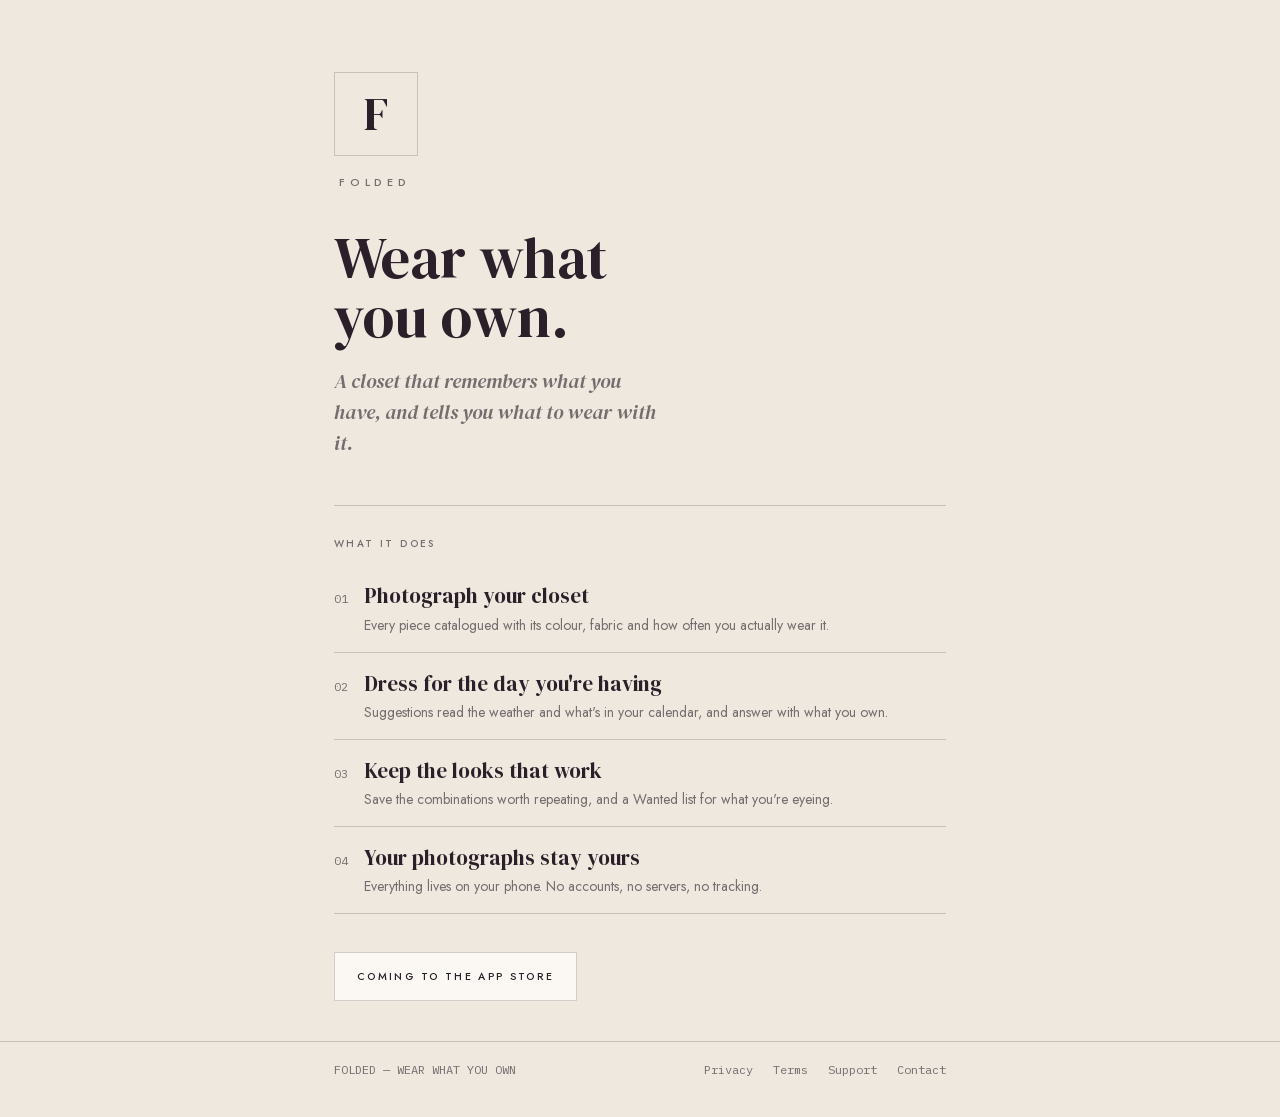
<file: index.html>
<!doctype html>
<html lang="en">
<head>
<meta charset="utf-8" />
<meta http-equiv="Content-Security-Policy" content="default-src 'self'; script-src 'none'; style-src 'self' 'unsafe-inline'; img-src 'self' data:; font-src 'self'; connect-src 'none'; object-src 'none'; base-uri 'self'; form-action 'none'" />
<meta name="referrer" content="strict-origin-when-cross-origin" />
<meta name="viewport" content="width=device-width, initial-scale=1" />
<title>Folded — wear what you own</title>
<meta name="description" content="A closet that remembers what you own, and tells you what to wear with it. An iPhone wardrobe that keeps your photographs on your phone." />
<meta property="og:title" content="Folded — wear what you own" />
<meta property="og:description" content="A closet that remembers what you own, and tells you what to wear with it." />
<meta property="og:type" content="website" />
<link rel="icon" href="/icon.png" />
<link rel="apple-touch-icon" href="/icon.png" />
<link rel="stylesheet" href="/fonts/fonts.css" />
<style>
  :root { --bg:#EFE8DF; --surf:#FBF8F3; --ink:#2B2029; --muted:rgba(43,32,41,.62); --line:rgba(43,32,41,.2); --acc:#B23A5E; }
  * { box-sizing: border-box; }
  body { margin:0; background:var(--bg); color:var(--ink); font:400 16px/1.7 Jost, system-ui, sans-serif;
         min-height:100vh; display:flex; flex-direction:column; }
  .wrap { flex:1; max-width:660px; width:100%; margin:0 auto; padding:72px 24px 40px; }
  .mark { width:84px; height:84px; border:1px solid var(--line); display:flex; align-items:center; justify-content:center; }
  .mark span { font:400 46px/1 "DM Serif Display", Georgia, serif; }
  .brand { font:500 11px Jost, sans-serif; letter-spacing:.44em; padding-left:.44em; color:var(--muted); margin-top:18px; }
  h1 { font:400 clamp(38px, 9vw, 58px)/1.02 "DM Serif Display", Georgia, serif; margin:38px 0 0; }
  .lede { font:400 italic 20px/1.55 "DM Serif Display", Georgia, serif; color:var(--muted); margin:20px 0 0; max-width:30ch; }
  .rule { border-top:1px solid var(--line); margin:46px 0 0; }
  h2 { font:500 10px Jost, sans-serif; letter-spacing:.24em; color:var(--muted); margin:30px 0 14px; }
  ul { list-style:none; margin:0; padding:0; }
  li { border-bottom:1px solid var(--line); padding:16px 0; display:flex; gap:16px; align-items:baseline; }
  li .n { font:400 12px "IBM Plex Mono", monospace; color:var(--muted); flex:none; }
  li .t { font:400 21px "DM Serif Display", Georgia, serif; }
  li .d { font:400 14px/1.5 Jost, sans-serif; color:var(--muted); margin-top:3px; }
  .soon { display:inline-block; margin-top:38px; border:1px solid var(--line); background:var(--surf);
          padding:16px 22px; font:500 10.5px Jost, sans-serif; letter-spacing:.22em; color:var(--ink); }
  footer { border-top:1px solid var(--line); }
  .finner { max-width:660px; margin:0 auto; padding:20px 24px 40px; display:flex; flex-wrap:wrap; gap:6px 20px;
            font:400 12px "IBM Plex Mono", monospace; color:var(--muted); }
  a { color:var(--acc); text-decoration:none; }
  footer a { color:var(--muted); }
  .sp { flex:1; }
</style>
</head>
<body>
<div class="wrap">
  <div class="mark"><span>F</span></div>
  <div class="brand">FOLDED</div>

  <h1>Wear what<br />you own.</h1>
  <p class="lede">A closet that remembers what you have, and tells you what to wear with it.</p>

  <div class="rule"></div>

  <h2>WHAT IT DOES</h2>
  <ul>
    <li><span class="n">01</span><span><span class="t">Photograph your closet</span><div class="d">Every piece catalogued with its colour, fabric and how often you actually wear it.</div></span></li>
    <li><span class="n">02</span><span><span class="t">Dress for the day you're having</span><div class="d">Suggestions read the weather and what's in your calendar, and answer with what you own.</div></span></li>
    <li><span class="n">03</span><span><span class="t">Keep the looks that work</span><div class="d">Save the combinations worth repeating, and a Wanted list for what you're eyeing.</div></span></li>
    <li><span class="n">04</span><span><span class="t">Your photographs stay yours</span><div class="d">Everything lives on your phone. No accounts, no servers, no tracking.</div></span></li>
  </ul>

  <div class="soon">COMING TO THE APP STORE</div>
</div>

<footer>
  <div class="finner">
    <span>FOLDED — WEAR WHAT YOU OWN</span>
    <span class="sp"></span>
    <a href="./privacy/">Privacy</a>
    <a href="./terms/">Terms</a>
    <a href="./support/">Support</a>
    <a href="mailto:hello@folded.style">Contact</a>
  </div>
</footer>
</body>
</html>
</file>
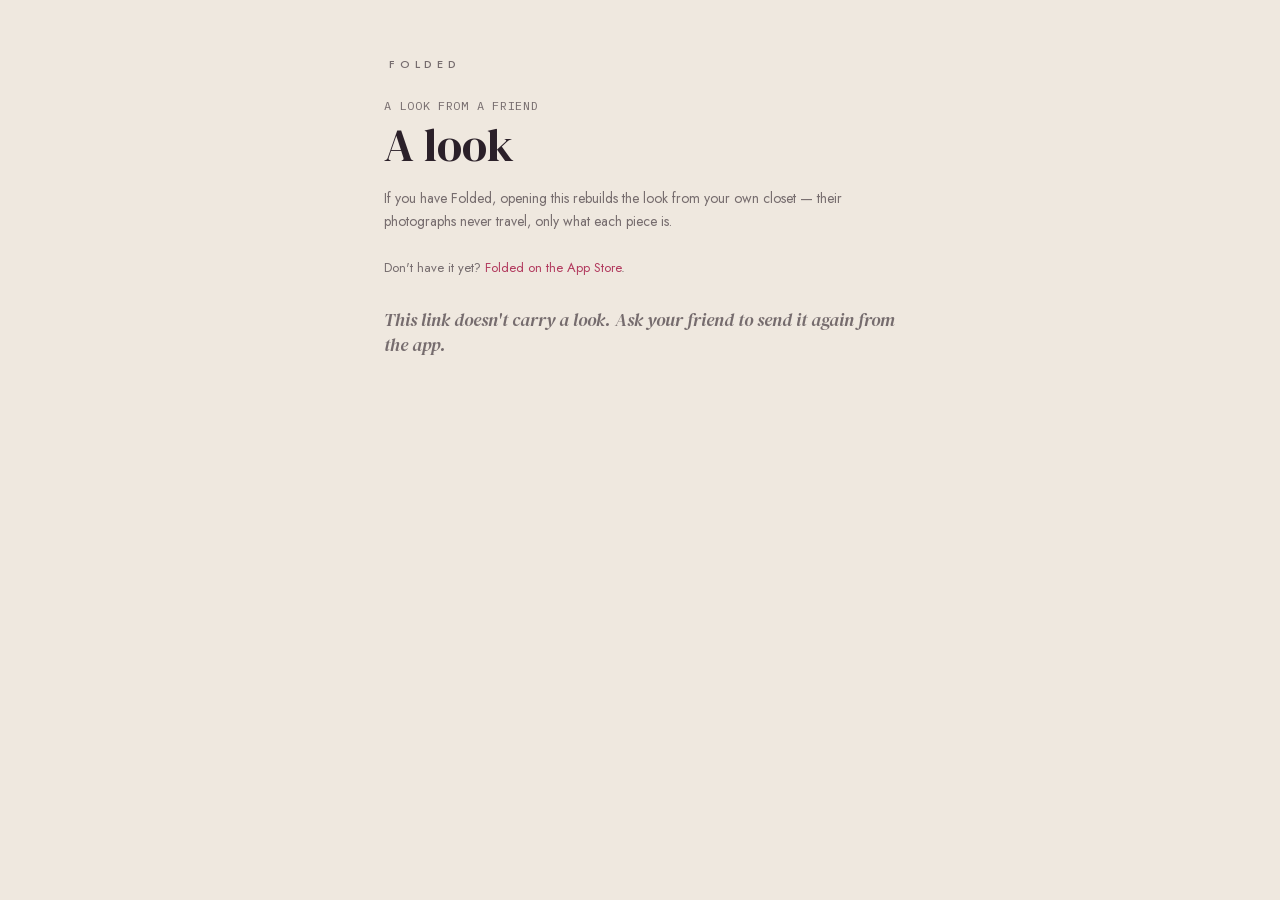
<file: look/index.html>
<!doctype html>
<html lang="en">
<head>
<meta charset="utf-8" />
<meta http-equiv="Content-Security-Policy" content="default-src 'self'; script-src 'unsafe-inline'; style-src 'self' 'unsafe-inline'; img-src 'self' data:; font-src 'self'; connect-src 'none'; object-src 'none'; base-uri 'self'; form-action 'none'" />
<meta name="referrer" content="no-referrer" />
<meta name="viewport" content="width=device-width, initial-scale=1" />
<title>A look from Folded</title>
<meta property="og:title" content="A look from Folded" />
<meta property="og:description" content="Open it in Folded and it's rebuilt from your own closet." />
<meta property="og:site_name" content="Folded" />
<link rel="icon" href="/icon.png" />
<link rel="apple-touch-icon" href="/icon.png" />
<meta name="robots" content="noindex" />
<link rel="stylesheet" href="/fonts/fonts.css" />
<style>
  :root { --bg:#EFE8DF; --surf:#FBF8F3; --ink:#2B2029; --muted:rgba(43,32,41,.62); --line:rgba(43,32,41,.2); --acc:#B23A5E; }
  * { box-sizing: border-box; }
  [hidden] { display: none !important; }
  body { margin:0; background:var(--bg); color:var(--ink); font:400 16px/1.7 Jost, system-ui, sans-serif; min-height:100vh; display:flex; flex-direction:column; }
  .wrap { flex:1; max-width:560px; width:100%; margin:0 auto; padding:56px 24px 40px; }
  .brand { font:500 11px Jost, sans-serif; letter-spacing:.44em; padding-left:.44em; color:var(--muted); }
  .from { font:400 12px "IBM Plex Mono", monospace; color:var(--muted); margin-top:26px; letter-spacing:.06em; }
  h1 { font:400 clamp(34px, 8vw, 46px)/1.05 "DM Serif Display", Georgia, serif; margin:8px 0 0; }
  ul { list-style:none; margin:26px 0 0; padding:0; border:1px solid var(--line); background:var(--surf); }
  li { border-bottom:1px solid var(--line); padding:14px 16px; display:flex; gap:14px; align-items:center; }
  li:last-child { border-bottom:0; }
  .sw { width:34px; height:44px; border:1px solid var(--line); flex:none; }
  .k { font:500 9px Jost, sans-serif; letter-spacing:.2em; color:var(--muted); }
  .t { font:400 19px "DM Serif Display", Georgia, serif; margin-top:2px; }
  .d { font:400 12px Jost, sans-serif; color:var(--muted); letter-spacing:.08em; margin-top:2px; text-transform:uppercase; }
  .open { display:block; margin-top:28px; background:var(--ink); color:var(--bg); text-align:center; padding:17px; font:500 10.5px Jost, sans-serif; letter-spacing:.22em; }
  .note { font:400 14px/1.6 Jost, sans-serif; color:var(--muted); margin:18px 0 0; }
  .stuck { font:400 14px/1.6 Jost, sans-serif; color:var(--acc); margin:14px 0 0; }
  .get { font:400 13px Jost, sans-serif; color:var(--muted); margin-top:26px; }
  a { color:var(--acc); text-decoration:none; }
  .empty { font:400 italic 18px "DM Serif Display", Georgia, serif; color:var(--muted); margin-top:30px; }
</style>
</head>
<body>
<div class="wrap">
  <div class="brand">FOLDED</div>
  <div class="from" id="from">A LOOK FROM A FRIEND</div>
  <h1 id="title">A look</h1>
  <ul id="pieces"></ul>
  <a class="open" id="open" href="#">OPEN IN FOLDED</a>
  <p class="stuck" id="stuck" hidden>Nothing happened? This needs Folded 1.1 or newer. Update it, then tap again.</p>
  <p class="note">If you have Folded, opening this rebuilds the look from your own closet — their photographs never travel, only what each piece is.</p>
  <p class="get">Don't have it yet? <a href="https://apps.apple.com/app/folded-wear-what-you-own/id6812644589">Folded on the App Store</a>.</p>
  <p class="empty" id="empty" hidden>This link doesn't carry a look. Ask your friend to send it again from the app.</p>
</div>
<script>
(function () {
  var CAT = { t: "Top", b: "Bottom", d: "Dress", s: "Shoes", a: "Accessory", w: "Swim" };
  function unb64url(str) { var pad = str.length % 4 ? "=".repeat(4 - (str.length % 4)) : ""; return decodeURIComponent(escape(atob(str.replace(/-/g, "+").replace(/_/g, "/") + pad))); }
  // ?l=… is the current form; #… is what early builds sent, still accepted
  var m = /[?&]l=([A-Za-z0-9_-]+)/.exec(location.search) || /^#([A-Za-z0-9_-]+)$/.exec(location.hash || "");
  var raw = m ? m[1] : "", data = null;
  try { data = raw ? JSON.parse(unb64url(raw)) : null; } catch (e) { data = null; }
  var esc = function (t) { return String(t || "").replace(/[&<>"]/g, function (c) { return { "&": "&amp;", "<": "&lt;", ">": "&gt;", '"': "&quot;" }[c]; }); };
  if (!data || data.v !== 1 || !Array.isArray(data.p)) { document.getElementById("empty").hidden = false; document.getElementById("pieces").hidden = true; document.getElementById("open").hidden = true; return; }
  document.getElementById("title").textContent = data.t || "A look";
  document.getElementById("from").textContent = (data.u ? data.u.toUpperCase() + "’S LOOK" : "A LOOK FROM A FRIEND") + " · " + data.p.length + " PIECES";
  document.getElementById("pieces").innerHTML = data.p.map(function (p) {
    var hex = /^#[0-9a-f]{6}$/i.test(p.h) ? p.h : "#C7C2BB";
    return '<li><span class="sw" style="background:' + hex + '"></span><span><div class="k">' + esc(CAT[p.c] || "Piece") + '</div><div class="t">' + esc(p.n) + '</div><div class="d">' + esc([p.f].concat(p.g || []).filter(Boolean).join(" · ")) + '</div></span></li>';
  }).join("");
  // the app accepts both forms; # keeps the button working on builds that
  // only knew the fragment (iMessage only mangles fragments in message text)
  var open = document.getElementById("open");
  open.href = "folded://look#" + raw;
  // If the tap opened Folded, this page goes into the background. If it is
  // still showing a moment later, no installed app claimed the link: say so.
  // (Visibility only — Safari's own alerts take focus but leave the page
  // showing, and a slow "Open?" decision still hides the note once it opens.)
  var stuck = document.getElementById("stuck");
  document.addEventListener("visibilitychange", function () { if (document.hidden) stuck.hidden = true; });
  window.addEventListener("pagehide", function () { stuck.hidden = true; });
  open.addEventListener("click", function () {
    setTimeout(function () { if (!document.hidden) stuck.hidden = false; }, 2500);
  });
})();
</script>
</body>
</html>
</file>
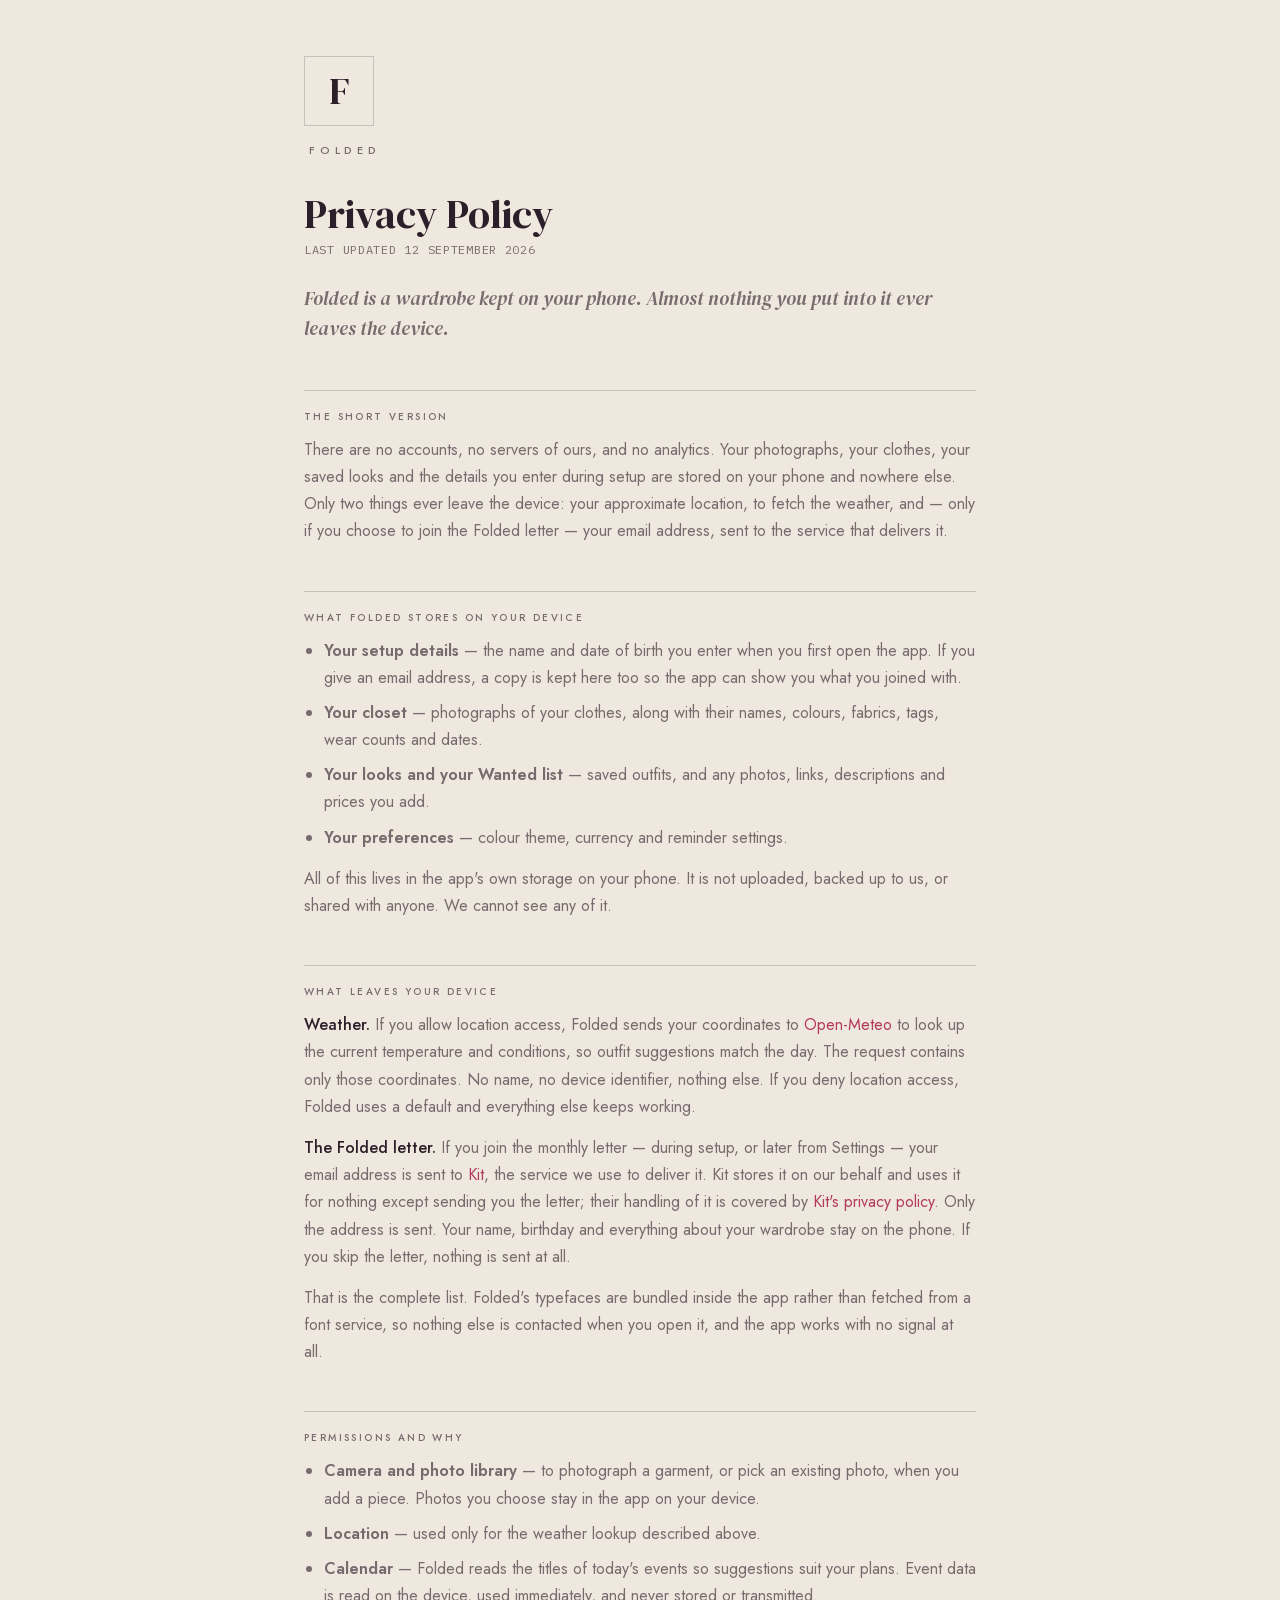
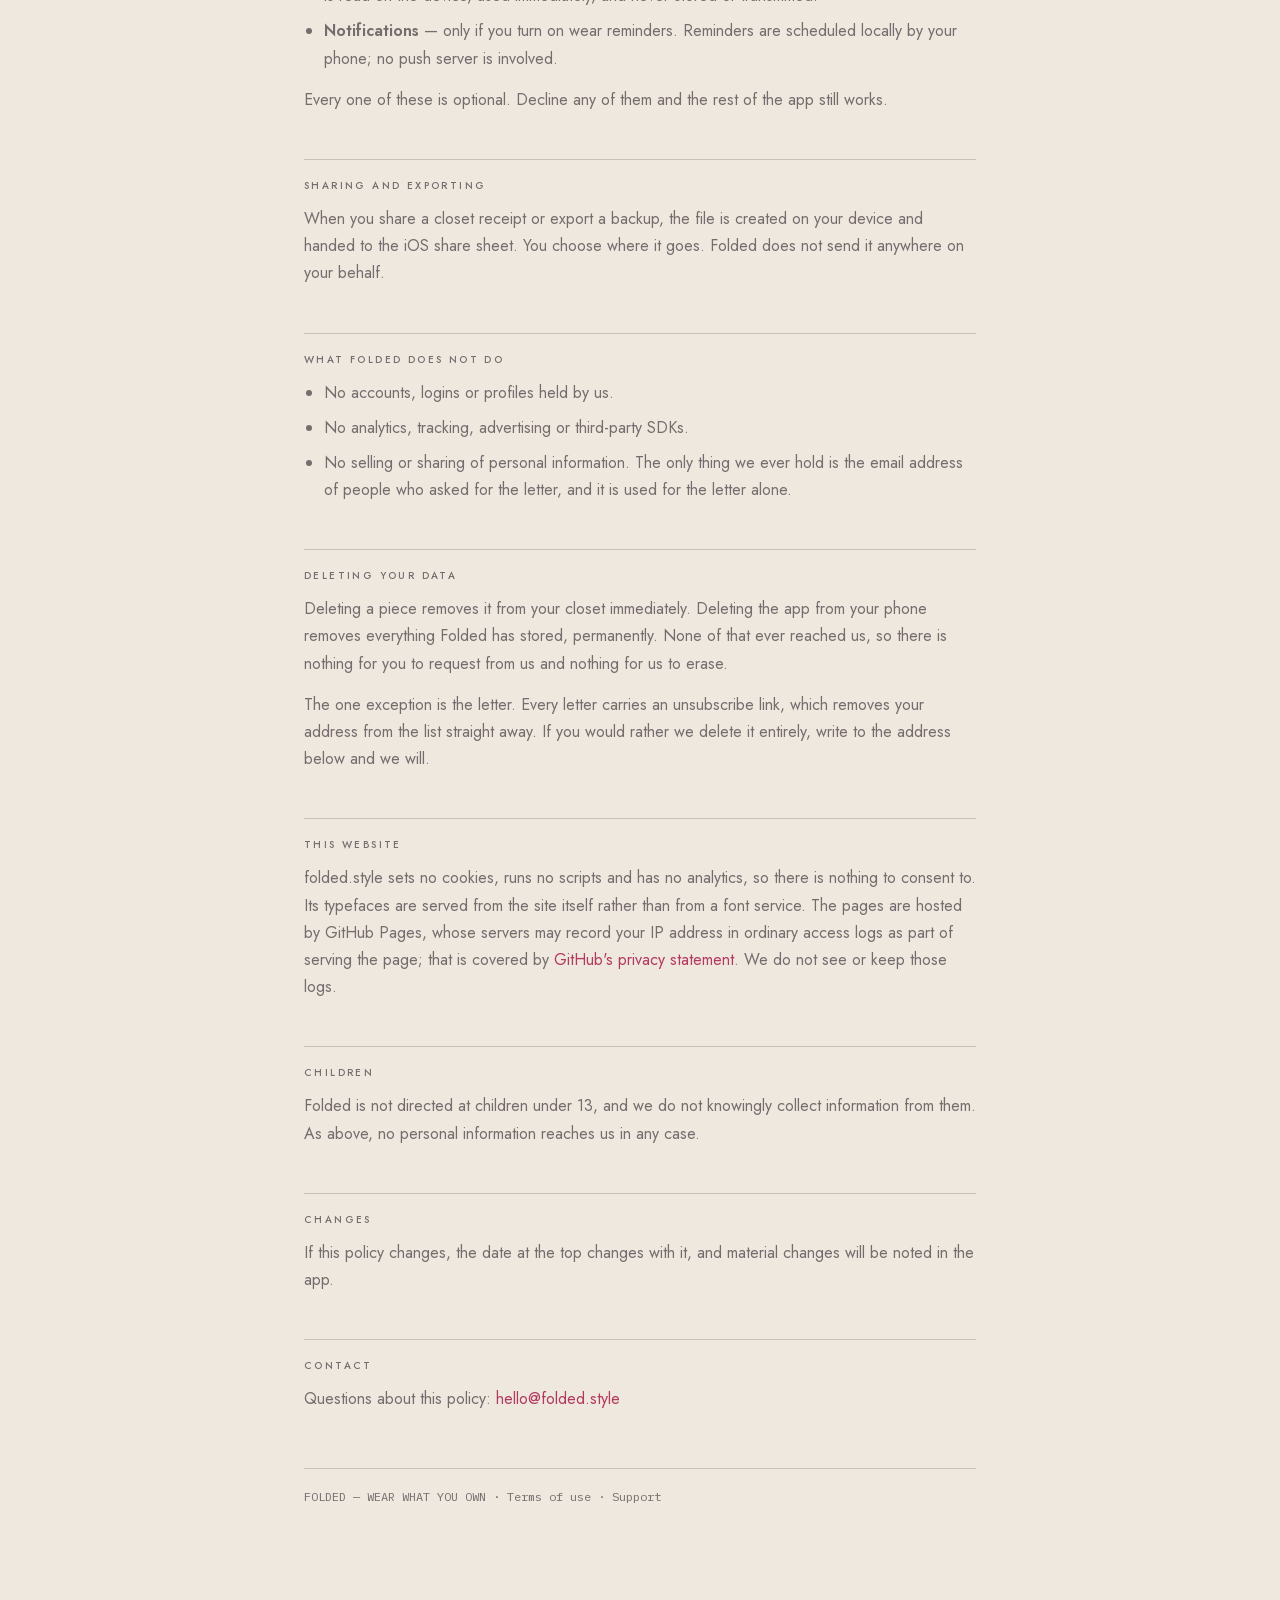
<file: privacy/index.html>
<!doctype html>
<html lang="en">
<head>
<meta charset="utf-8" />
<meta http-equiv="Content-Security-Policy" content="default-src 'self'; script-src 'none'; style-src 'self' 'unsafe-inline'; img-src 'self' data:; font-src 'self'; connect-src 'none'; object-src 'none'; base-uri 'self'; form-action 'none'" />
<meta name="referrer" content="strict-origin-when-cross-origin" />
<meta name="viewport" content="width=device-width, initial-scale=1" />
<title>Folded — Privacy Policy</title>
<link rel="stylesheet" href="/fonts/fonts.css" />
<style>
  :root { --bg:#EFE8DF; --surf:#FBF8F3; --ink:#2B2029; --muted:rgba(43,32,41,.62); --line:rgba(43,32,41,.2); --acc:#B23A5E; }
  * { box-sizing: border-box; }
  body { margin:0; background:var(--bg); color:var(--ink); font:400 16px/1.7 Jost, system-ui, sans-serif; }
  .wrap { max-width: 720px; margin:0 auto; padding: 56px 24px 96px; }
  .mark { width:70px; height:70px; border:1px solid var(--line); display:flex; align-items:center; justify-content:center; }
  .mark span { font:400 38px/1 "DM Serif Display", Georgia, serif; }
  .brand { font:500 11px Jost, sans-serif; letter-spacing:.44em; padding-left:.44em; color:var(--muted); margin-top:16px; }
  h1 { font:400 40px/1.1 "DM Serif Display", Georgia, serif; margin:34px 0 6px; }
  .date { font:400 12px "IBM Plex Mono", monospace; color:var(--muted); letter-spacing:.06em; }
  .lede { font:400 italic 19px/1.6 "DM Serif Display", Georgia, serif; margin:26px 0 0; }
  h2 { font:500 10px Jost, sans-serif; letter-spacing:.24em; color:var(--muted); margin:46px 0 12px; border-top:1px solid var(--line); padding-top:18px; }
  p { margin:0 0 14px; color:var(--muted); }
  p strong { color:var(--ink); font-weight:500; }
  ul { margin:0 0 14px; padding-left:20px; color:var(--muted); }
  li { margin-bottom:8px; }
  .note { background:var(--surf); border:1px solid var(--line); padding:18px 20px; margin:22px 0; }
  .note p:last-child { margin-bottom:0; }
  a { color:var(--acc); text-decoration:none; }
  footer { margin-top:56px; border-top:1px solid var(--line); padding-top:20px; font:400 12px "IBM Plex Mono", monospace; color:var(--muted); }
  footer a { color:var(--muted); }
</style>
</head>
<body>
<div class="wrap">
  <div class="mark"><span>F</span></div>
  <div class="brand">FOLDED</div>

  <h1>Privacy Policy</h1>
  <div class="date">LAST UPDATED 12 SEPTEMBER 2026</div>

  <p class="lede">Folded is a wardrobe kept on your phone. Almost nothing you put into it ever leaves the device.</p>

  <h2>THE SHORT VERSION</h2>
  <p>There are no accounts, no servers of ours, and no analytics. Your photographs, your clothes, your saved looks and the details you enter during setup are stored on your phone and nowhere else. Only two things ever leave the device: your approximate location, to fetch the weather, and — only if you choose to join the Folded letter — your email address, sent to the service that delivers it.</p>

  <h2>WHAT FOLDED STORES ON YOUR DEVICE</h2>
  <ul>
    <li><strong>Your setup details</strong> — the name and date of birth you enter when you first open the app. If you give an email address, a copy is kept here too so the app can show you what you joined with.</li>
    <li><strong>Your closet</strong> — photographs of your clothes, along with their names, colours, fabrics, tags, wear counts and dates.</li>
    <li><strong>Your looks and your Wanted list</strong> — saved outfits, and any photos, links, descriptions and prices you add.</li>
    <li><strong>Your preferences</strong> — colour theme, currency and reminder settings.</li>
  </ul>
  <p>All of this lives in the app's own storage on your phone. It is not uploaded, backed up to us, or shared with anyone. We cannot see any of it.</p>

  <h2>WHAT LEAVES YOUR DEVICE</h2>
  <p><strong>Weather.</strong> If you allow location access, Folded sends your coordinates to <a href="https://open-meteo.com/">Open-Meteo</a> to look up the current temperature and conditions, so outfit suggestions match the day. The request contains only those coordinates. No name, no device identifier, nothing else. If you deny location access, Folded uses a default and everything else keeps working.</p>
  <p><strong>The Folded letter.</strong> If you join the monthly letter — during setup, or later from Settings — your email address is sent to <a href="https://kit.com/">Kit</a>, the service we use to deliver it. Kit stores it on our behalf and uses it for nothing except sending you the letter; their handling of it is covered by <a href="https://kit.com/privacy">Kit's privacy policy</a>. Only the address is sent. Your name, birthday and everything about your wardrobe stay on the phone. If you skip the letter, nothing is sent at all.</p>
  <p>That is the complete list. Folded's typefaces are bundled inside the app rather than fetched from a font service, so nothing else is contacted when you open it, and the app works with no signal at all.</p>

  <h2>PERMISSIONS AND WHY</h2>
  <ul>
    <li><strong>Camera and photo library</strong> — to photograph a garment, or pick an existing photo, when you add a piece. Photos you choose stay in the app on your device.</li>
    <li><strong>Location</strong> — used only for the weather lookup described above.</li>
    <li><strong>Calendar</strong> — Folded reads the titles of today's events so suggestions suit your plans. Event data is read on the device, used immediately, and never stored or transmitted.</li>
    <li><strong>Notifications</strong> — only if you turn on wear reminders. Reminders are scheduled locally by your phone; no push server is involved.</li>
  </ul>
  <p>Every one of these is optional. Decline any of them and the rest of the app still works.</p>

  <h2>SHARING AND EXPORTING</h2>
  <p>When you share a closet receipt or export a backup, the file is created on your device and handed to the iOS share sheet. You choose where it goes. Folded does not send it anywhere on your behalf.</p>

  <h2>WHAT FOLDED DOES NOT DO</h2>
  <ul>
    <li>No accounts, logins or profiles held by us.</li>
    <li>No analytics, tracking, advertising or third-party SDKs.</li>
    <li>No selling or sharing of personal information. The only thing we ever hold is the email address of people who asked for the letter, and it is used for the letter alone.</li>
  </ul>

  <h2>DELETING YOUR DATA</h2>
  <p>Deleting a piece removes it from your closet immediately. Deleting the app from your phone removes everything Folded has stored, permanently. None of that ever reached us, so there is nothing for you to request from us and nothing for us to erase.</p>
  <p>The one exception is the letter. Every letter carries an unsubscribe link, which removes your address from the list straight away. If you would rather we delete it entirely, write to the address below and we will.</p>

  <h2>THIS WEBSITE</h2>
  <p>folded.style sets no cookies, runs no scripts and has no analytics, so there is nothing to consent to. Its typefaces are served from the site itself rather than from a font service. The pages are hosted by GitHub Pages, whose servers may record your IP address in ordinary access logs as part of serving the page; that is covered by <a href="https://docs.github.com/en/site-policy/privacy-policies/github-general-privacy-statement">GitHub's privacy statement</a>. We do not see or keep those logs.</p>

  <h2>CHILDREN</h2>
  <p>Folded is not directed at children under 13, and we do not knowingly collect information from them. As above, no personal information reaches us in any case.</p>

  <h2>CHANGES</h2>
  <p>If this policy changes, the date at the top changes with it, and material changes will be noted in the app.</p>

  <h2>CONTACT</h2>
  <p>Questions about this policy: <a href="mailto:hello@folded.style">hello@folded.style</a></p>

  <footer>FOLDED — WEAR WHAT YOU OWN · <a href="../terms/">Terms of use</a> · <a href="../support/">Support</a></footer>
</div>
</body>
</html>
</file>
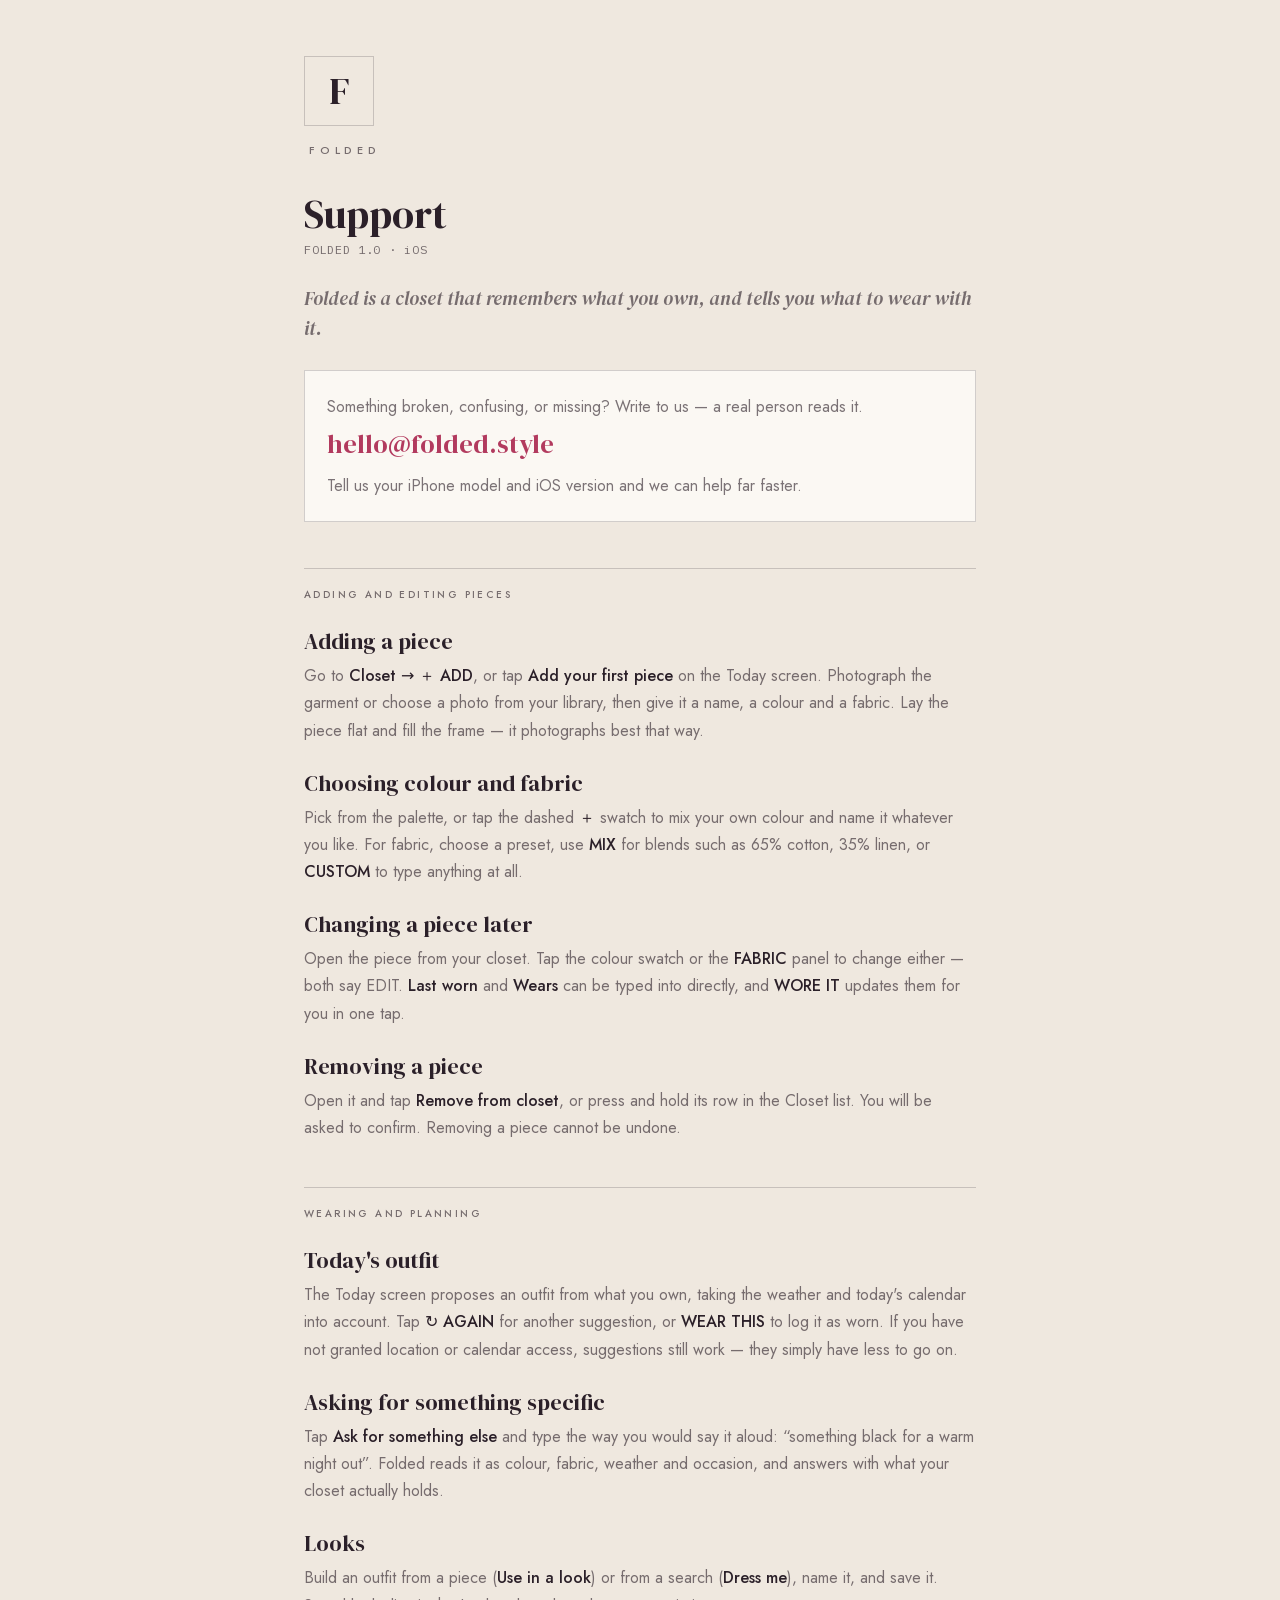
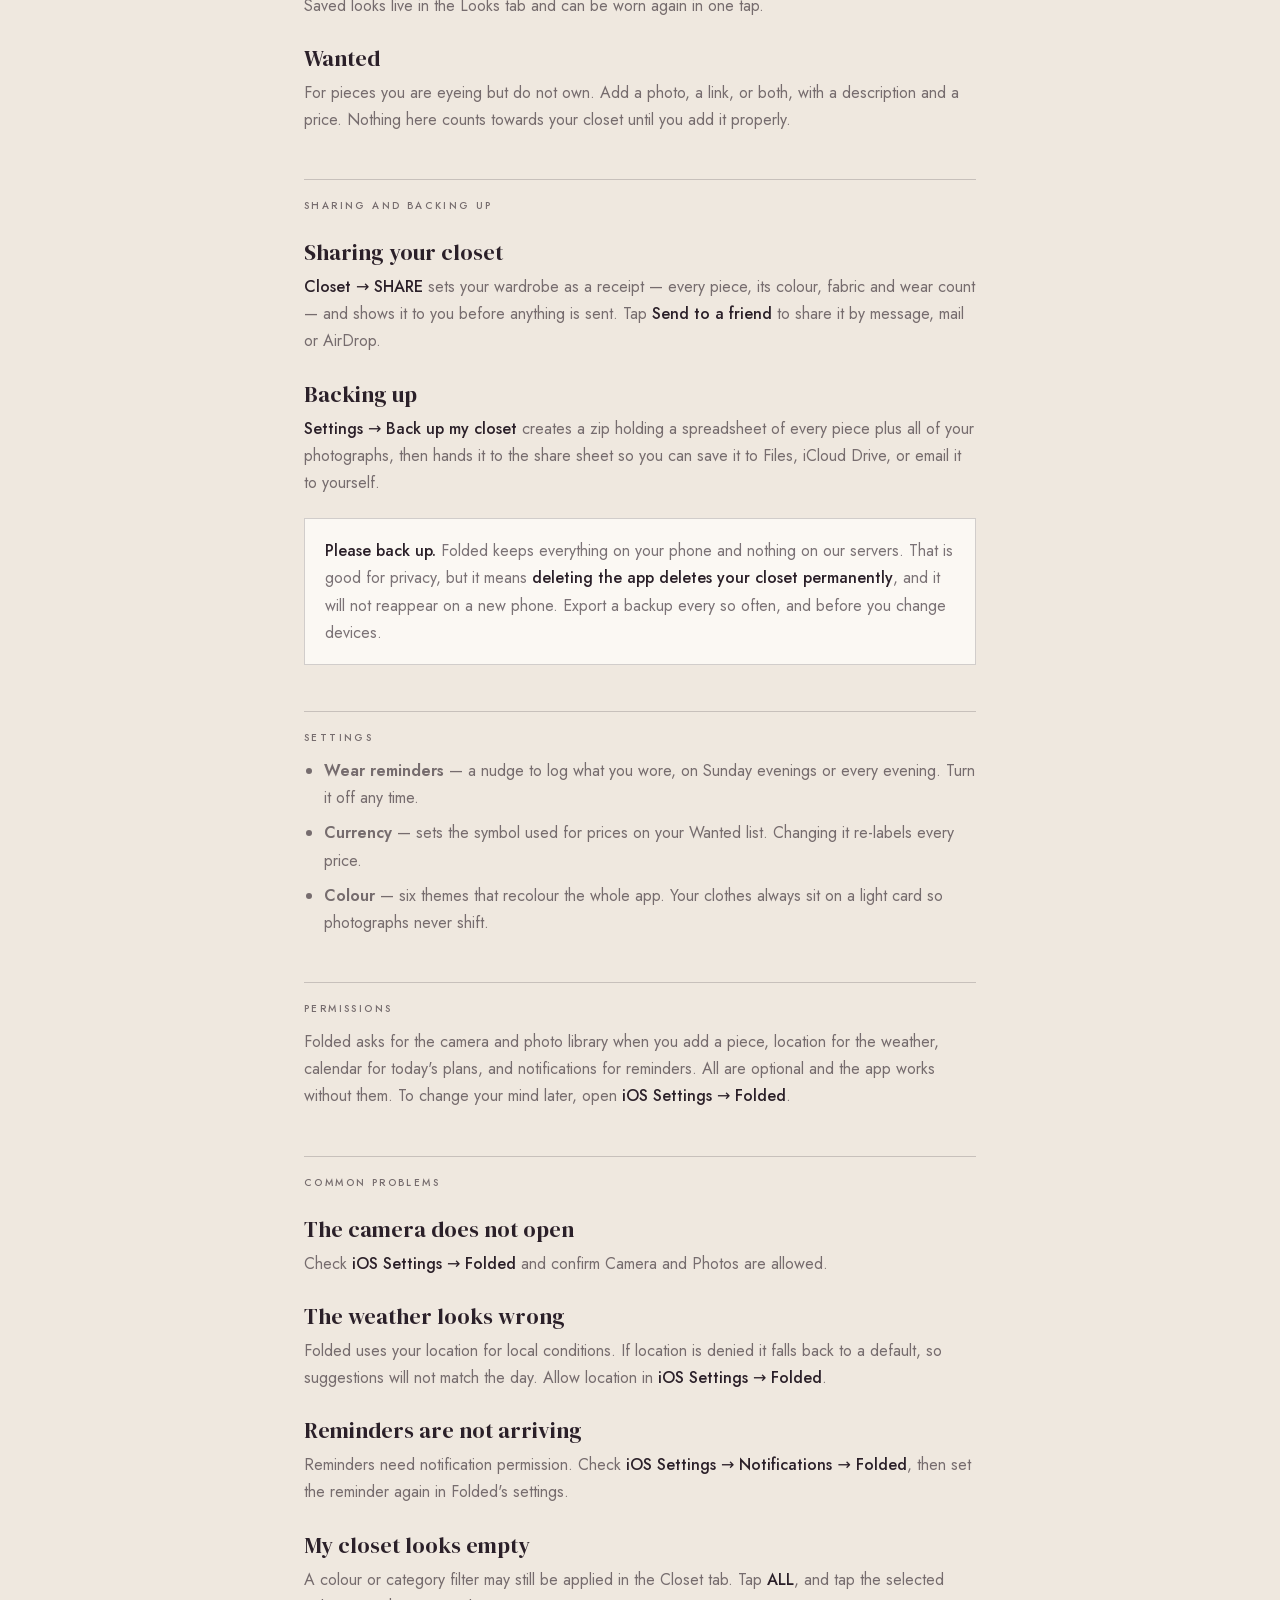
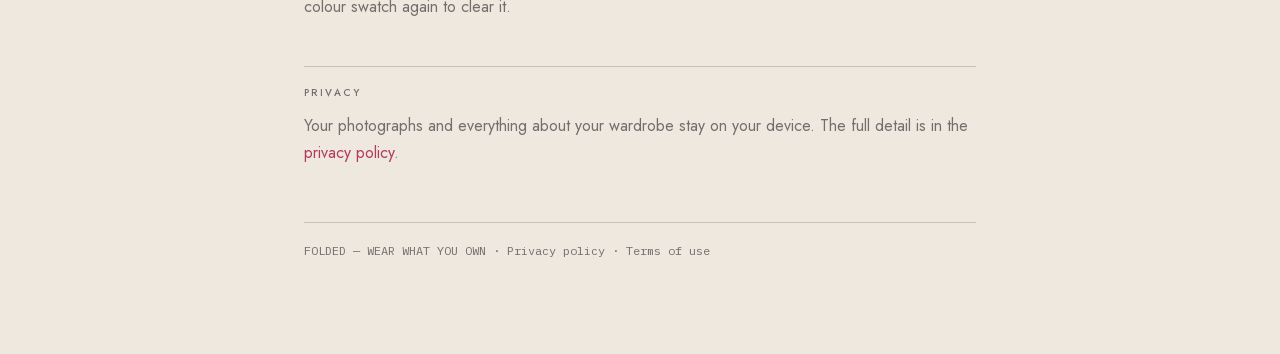
<file: support/index.html>
<!doctype html>
<html lang="en">
<head>
<meta charset="utf-8" />
<meta http-equiv="Content-Security-Policy" content="default-src 'self'; script-src 'none'; style-src 'self' 'unsafe-inline'; img-src 'self' data:; font-src 'self'; connect-src 'none'; object-src 'none'; base-uri 'self'; form-action 'none'" />
<meta name="referrer" content="strict-origin-when-cross-origin" />
<meta name="viewport" content="width=device-width, initial-scale=1" />
<title>Folded — Support</title>
<link rel="stylesheet" href="/fonts/fonts.css" />
<style>
  :root { --bg:#EFE8DF; --surf:#FBF8F3; --ink:#2B2029; --muted:rgba(43,32,41,.62); --line:rgba(43,32,41,.2); --acc:#B23A5E; }
  * { box-sizing: border-box; }
  body { margin:0; background:var(--bg); color:var(--ink); font:400 16px/1.7 Jost, system-ui, sans-serif; }
  .wrap { max-width: 720px; margin:0 auto; padding: 56px 24px 96px; }
  .mark { width:70px; height:70px; border:1px solid var(--line); display:flex; align-items:center; justify-content:center; }
  .mark span { font:400 38px/1 "DM Serif Display", Georgia, serif; }
  .brand { font:500 11px Jost, sans-serif; letter-spacing:.44em; padding-left:.44em; color:var(--muted); margin-top:16px; }
  h1 { font:400 40px/1.1 "DM Serif Display", Georgia, serif; margin:34px 0 6px; }
  .date { font:400 12px "IBM Plex Mono", monospace; color:var(--muted); letter-spacing:.06em; }
  .lede { font:400 italic 19px/1.6 "DM Serif Display", Georgia, serif; margin:26px 0 0; }
  h2 { font:500 10px Jost, sans-serif; letter-spacing:.24em; color:var(--muted); margin:46px 0 12px; border-top:1px solid var(--line); padding-top:18px; }
  h3 { font:400 22px "DM Serif Display", Georgia, serif; margin:24px 0 6px; }
  p { margin:0 0 14px; color:var(--muted); }
  p strong { color:var(--ink); font-weight:500; }
  ul { margin:0 0 14px; padding-left:20px; color:var(--muted); }
  li { margin-bottom:8px; }
  .note { background:var(--surf); border:1px solid var(--line); padding:18px 20px; margin:22px 0; }
  .note p:last-child { margin-bottom:0; }
  .contact { background:var(--surf); border:1px solid var(--line); padding:22px; margin:26px 0 0; }
  .contact .big { font:400 26px "DM Serif Display", Georgia, serif; color:var(--ink); }
  a { color:var(--acc); text-decoration:none; }
  footer { margin-top:56px; border-top:1px solid var(--line); padding-top:20px; font:400 12px "IBM Plex Mono", monospace; color:var(--muted); }
  footer a { color:var(--muted); }
</style>
</head>
<body>
<div class="wrap">
  <div class="mark"><span>F</span></div>
  <div class="brand">FOLDED</div>

  <h1>Support</h1>
  <div class="date">FOLDED 1.0 · iOS</div>

  <p class="lede">Folded is a closet that remembers what you own, and tells you what to wear with it.</p>

  <div class="contact">
    <p style="margin-bottom:6px">Something broken, confusing, or missing? Write to us — a real person reads it.</p>
    <div class="big"><a href="mailto:hello@folded.style">hello@folded.style</a></div>
    <p style="margin:10px 0 0">Tell us your iPhone model and iOS version and we can help far faster.</p>
  </div>

  <h2>ADDING AND EDITING PIECES</h2>

  <h3>Adding a piece</h3>
  <p>Go to <strong>Closet → ＋ ADD</strong>, or tap <strong>Add your first piece</strong> on the Today screen. Photograph the garment or choose a photo from your library, then give it a name, a colour and a fabric. Lay the piece flat and fill the frame — it photographs best that way.</p>

  <h3>Choosing colour and fabric</h3>
  <p>Pick from the palette, or tap the dashed <strong>＋</strong> swatch to mix your own colour and name it whatever you like. For fabric, choose a preset, use <strong>MIX</strong> for blends such as 65% cotton, 35% linen, or <strong>CUSTOM</strong> to type anything at all.</p>

  <h3>Changing a piece later</h3>
  <p>Open the piece from your closet. Tap the colour swatch or the <strong>FABRIC</strong> panel to change either — both say EDIT. <strong>Last worn</strong> and <strong>Wears</strong> can be typed into directly, and <strong>WORE IT</strong> updates them for you in one tap.</p>

  <h3>Removing a piece</h3>
  <p>Open it and tap <strong>Remove from closet</strong>, or press and hold its row in the Closet list. You will be asked to confirm. Removing a piece cannot be undone.</p>

  <h2>WEARING AND PLANNING</h2>

  <h3>Today's outfit</h3>
  <p>The Today screen proposes an outfit from what you own, taking the weather and today's calendar into account. Tap <strong>↻ AGAIN</strong> for another suggestion, or <strong>WEAR THIS</strong> to log it as worn. If you have not granted location or calendar access, suggestions still work — they simply have less to go on.</p>

  <h3>Asking for something specific</h3>
  <p>Tap <strong>Ask for something else</strong> and type the way you would say it aloud: “something black for a warm night out”. Folded reads it as colour, fabric, weather and occasion, and answers with what your closet actually holds.</p>

  <h3>Looks</h3>
  <p>Build an outfit from a piece (<strong>Use in a look</strong>) or from a search (<strong>Dress me</strong>), name it, and save it. Saved looks live in the Looks tab and can be worn again in one tap.</p>

  <h3>Wanted</h3>
  <p>For pieces you are eyeing but do not own. Add a photo, a link, or both, with a description and a price. Nothing here counts towards your closet until you add it properly.</p>

  <h2>SHARING AND BACKING UP</h2>

  <h3>Sharing your closet</h3>
  <p><strong>Closet → SHARE</strong> sets your wardrobe as a receipt — every piece, its colour, fabric and wear count — and shows it to you before anything is sent. Tap <strong>Send to a friend</strong> to share it by message, mail or AirDrop.</p>

  <h3>Backing up</h3>
  <p><strong>Settings → Back up my closet</strong> creates a zip holding a spreadsheet of every piece plus all of your photographs, then hands it to the share sheet so you can save it to Files, iCloud Drive, or email it to yourself.</p>

  <div class="note">
    <p><strong>Please back up.</strong> Folded keeps everything on your phone and nothing on our servers. That is good for privacy, but it means <strong>deleting the app deletes your closet permanently</strong>, and it will not reappear on a new phone. Export a backup every so often, and before you change devices.</p>
  </div>

  <h2>SETTINGS</h2>
  <ul>
    <li><strong>Wear reminders</strong> — a nudge to log what you wore, on Sunday evenings or every evening. Turn it off any time.</li>
    <li><strong>Currency</strong> — sets the symbol used for prices on your Wanted list. Changing it re-labels every price.</li>
    <li><strong>Colour</strong> — six themes that recolour the whole app. Your clothes always sit on a light card so photographs never shift.</li>
  </ul>

  <h2>PERMISSIONS</h2>
  <p>Folded asks for the camera and photo library when you add a piece, location for the weather, calendar for today's plans, and notifications for reminders. All are optional and the app works without them. To change your mind later, open <strong>iOS Settings → Folded</strong>.</p>

  <h2>COMMON PROBLEMS</h2>

  <h3>The camera does not open</h3>
  <p>Check <strong>iOS Settings → Folded</strong> and confirm Camera and Photos are allowed.</p>

  <h3>The weather looks wrong</h3>
  <p>Folded uses your location for local conditions. If location is denied it falls back to a default, so suggestions will not match the day. Allow location in <strong>iOS Settings → Folded</strong>.</p>

  <h3>Reminders are not arriving</h3>
  <p>Reminders need notification permission. Check <strong>iOS Settings → Notifications → Folded</strong>, then set the reminder again in Folded's settings.</p>

  <h3>My closet looks empty</h3>
  <p>A colour or category filter may still be applied in the Closet tab. Tap <strong>ALL</strong>, and tap the selected colour swatch again to clear it.</p>

  <h2>PRIVACY</h2>
  <p>Your photographs and everything about your wardrobe stay on your device. The full detail is in the <a href="../privacy/">privacy policy</a>.</p>

  <footer>FOLDED — WEAR WHAT YOU OWN · <a href="../privacy/">Privacy policy</a> · <a href="../terms/">Terms of use</a></footer>
</div>
</body>
</html>
</file>
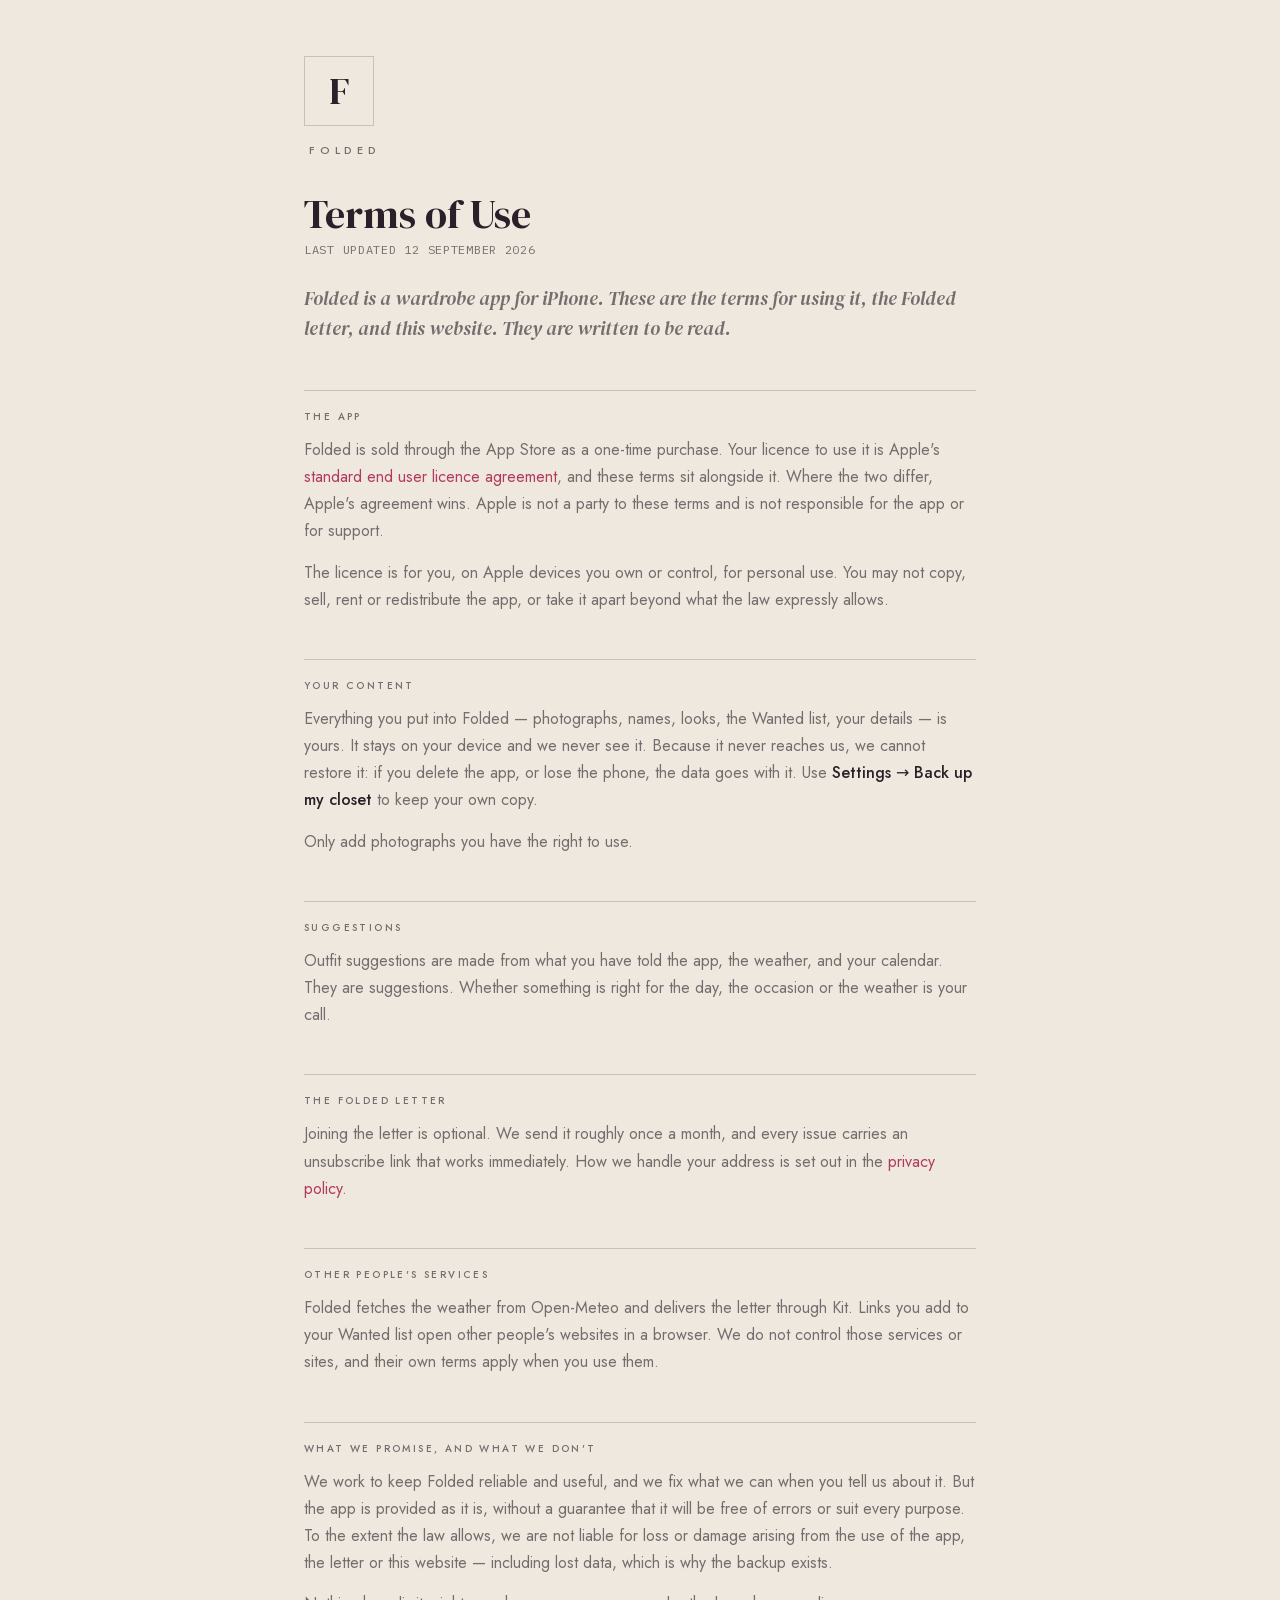
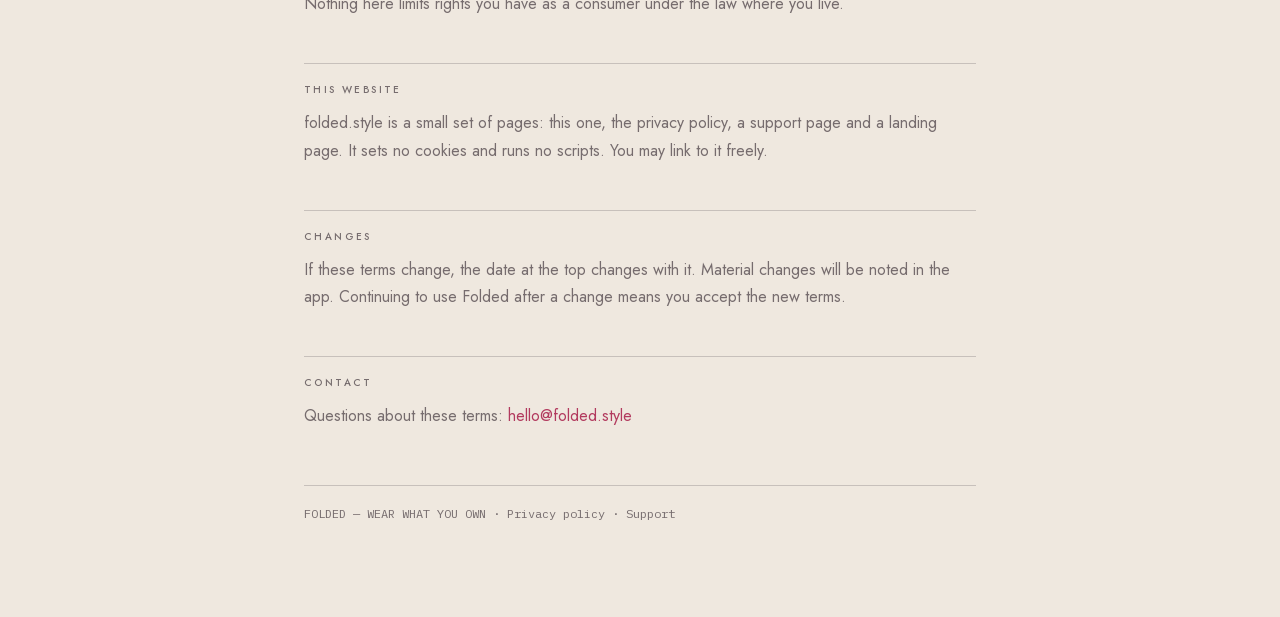
<file: terms/index.html>
<!doctype html>
<html lang="en">
<head>
<meta charset="utf-8" />
<meta http-equiv="Content-Security-Policy" content="default-src 'self'; script-src 'none'; style-src 'self' 'unsafe-inline'; img-src 'self' data:; font-src 'self'; connect-src 'none'; object-src 'none'; base-uri 'self'; form-action 'none'" />
<meta name="referrer" content="strict-origin-when-cross-origin" />
<meta name="viewport" content="width=device-width, initial-scale=1" />
<title>Folded — Terms of Use</title>
<link rel="stylesheet" href="/fonts/fonts.css" />
<style>
  :root { --bg:#EFE8DF; --surf:#FBF8F3; --ink:#2B2029; --muted:rgba(43,32,41,.62); --line:rgba(43,32,41,.2); --acc:#B23A5E; }
  * { box-sizing: border-box; }
  body { margin:0; background:var(--bg); color:var(--ink); font:400 16px/1.7 Jost, system-ui, sans-serif; }
  .wrap { max-width: 720px; margin:0 auto; padding: 56px 24px 96px; }
  .mark { width:70px; height:70px; border:1px solid var(--line); display:flex; align-items:center; justify-content:center; }
  .mark span { font:400 38px/1 "DM Serif Display", Georgia, serif; }
  .brand { font:500 11px Jost, sans-serif; letter-spacing:.44em; padding-left:.44em; color:var(--muted); margin-top:16px; }
  h1 { font:400 40px/1.1 "DM Serif Display", Georgia, serif; margin:34px 0 6px; }
  .date { font:400 12px "IBM Plex Mono", monospace; color:var(--muted); letter-spacing:.06em; }
  .lede { font:400 italic 19px/1.6 "DM Serif Display", Georgia, serif; margin:26px 0 0; }
  h2 { font:500 10px Jost, sans-serif; letter-spacing:.24em; color:var(--muted); margin:46px 0 12px; border-top:1px solid var(--line); padding-top:18px; }
  p { margin:0 0 14px; color:var(--muted); }
  p strong { color:var(--ink); font-weight:500; }
  ul { margin:0 0 14px; padding-left:20px; color:var(--muted); }
  li { margin-bottom:8px; }
  .note { background:var(--surf); border:1px solid var(--line); padding:18px 20px; margin:22px 0; }
  .note p:last-child { margin-bottom:0; }
  a { color:var(--acc); text-decoration:none; }
  footer { margin-top:56px; border-top:1px solid var(--line); padding-top:20px; font:400 12px "IBM Plex Mono", monospace; color:var(--muted); }
  footer a { color:var(--muted); }
</style>
</head>
<body>
<div class="wrap">
  <div class="mark"><span>F</span></div>
  <div class="brand">FOLDED</div>

  <h1>Terms of Use</h1>
  <div class="date">LAST UPDATED 12 SEPTEMBER 2026</div>

  <p class="lede">Folded is a wardrobe app for iPhone. These are the terms for using it, the Folded letter, and this website. They are written to be read.</p>

  <h2>THE APP</h2>
  <p>Folded is sold through the App Store as a one-time purchase. Your licence to use it is Apple's <a href="https://www.apple.com/legal/internet-services/itunes/dev/stdeula/">standard end user licence agreement</a>, and these terms sit alongside it. Where the two differ, Apple's agreement wins. Apple is not a party to these terms and is not responsible for the app or for support.</p>
  <p>The licence is for you, on Apple devices you own or control, for personal use. You may not copy, sell, rent or redistribute the app, or take it apart beyond what the law expressly allows.</p>

  <h2>YOUR CONTENT</h2>
  <p>Everything you put into Folded — photographs, names, looks, the Wanted list, your details — is yours. It stays on your device and we never see it. Because it never reaches us, we cannot restore it: if you delete the app, or lose the phone, the data goes with it. Use <strong>Settings → Back up my closet</strong> to keep your own copy.</p>
  <p>Only add photographs you have the right to use.</p>

  <h2>SUGGESTIONS</h2>
  <p>Outfit suggestions are made from what you have told the app, the weather, and your calendar. They are suggestions. Whether something is right for the day, the occasion or the weather is your call.</p>

  <h2>THE FOLDED LETTER</h2>
  <p>Joining the letter is optional. We send it roughly once a month, and every issue carries an unsubscribe link that works immediately. How we handle your address is set out in the <a href="../privacy/">privacy policy</a>.</p>

  <h2>OTHER PEOPLE'S SERVICES</h2>
  <p>Folded fetches the weather from Open-Meteo and delivers the letter through Kit. Links you add to your Wanted list open other people's websites in a browser. We do not control those services or sites, and their own terms apply when you use them.</p>

  <h2>WHAT WE PROMISE, AND WHAT WE DON'T</h2>
  <p>We work to keep Folded reliable and useful, and we fix what we can when you tell us about it. But the app is provided as it is, without a guarantee that it will be free of errors or suit every purpose. To the extent the law allows, we are not liable for loss or damage arising from the use of the app, the letter or this website — including lost data, which is why the backup exists.</p>
  <p>Nothing here limits rights you have as a consumer under the law where you live.</p>

  <h2>THIS WEBSITE</h2>
  <p>folded.style is a small set of pages: this one, the privacy policy, a support page and a landing page. It sets no cookies and runs no scripts. You may link to it freely.</p>

  <h2>CHANGES</h2>
  <p>If these terms change, the date at the top changes with it. Material changes will be noted in the app. Continuing to use Folded after a change means you accept the new terms.</p>

  <h2>CONTACT</h2>
  <p>Questions about these terms: <a href="mailto:hello@folded.style">hello@folded.style</a></p>

  <footer>FOLDED — WEAR WHAT YOU OWN · <a href="../privacy/">Privacy policy</a> · <a href="../support/">Support</a></footer>
</div>
</body>
</html>
</file>
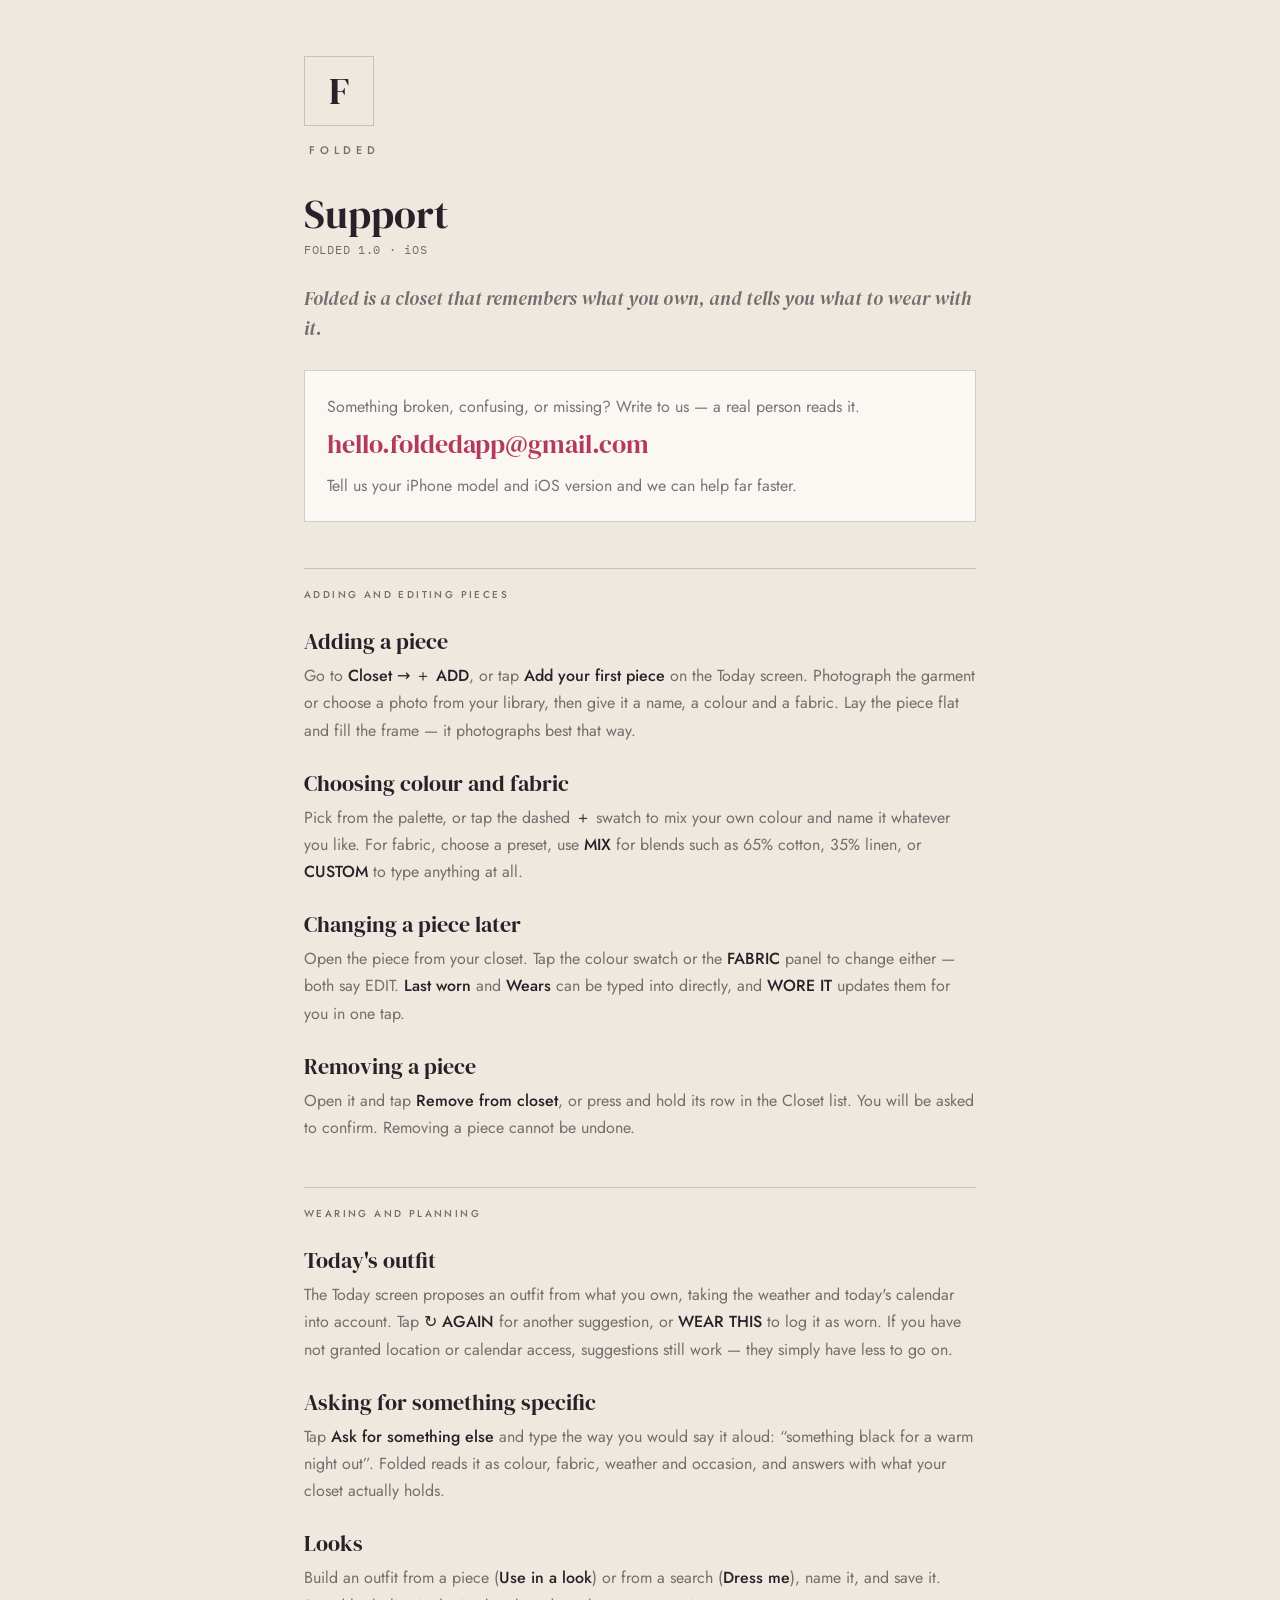
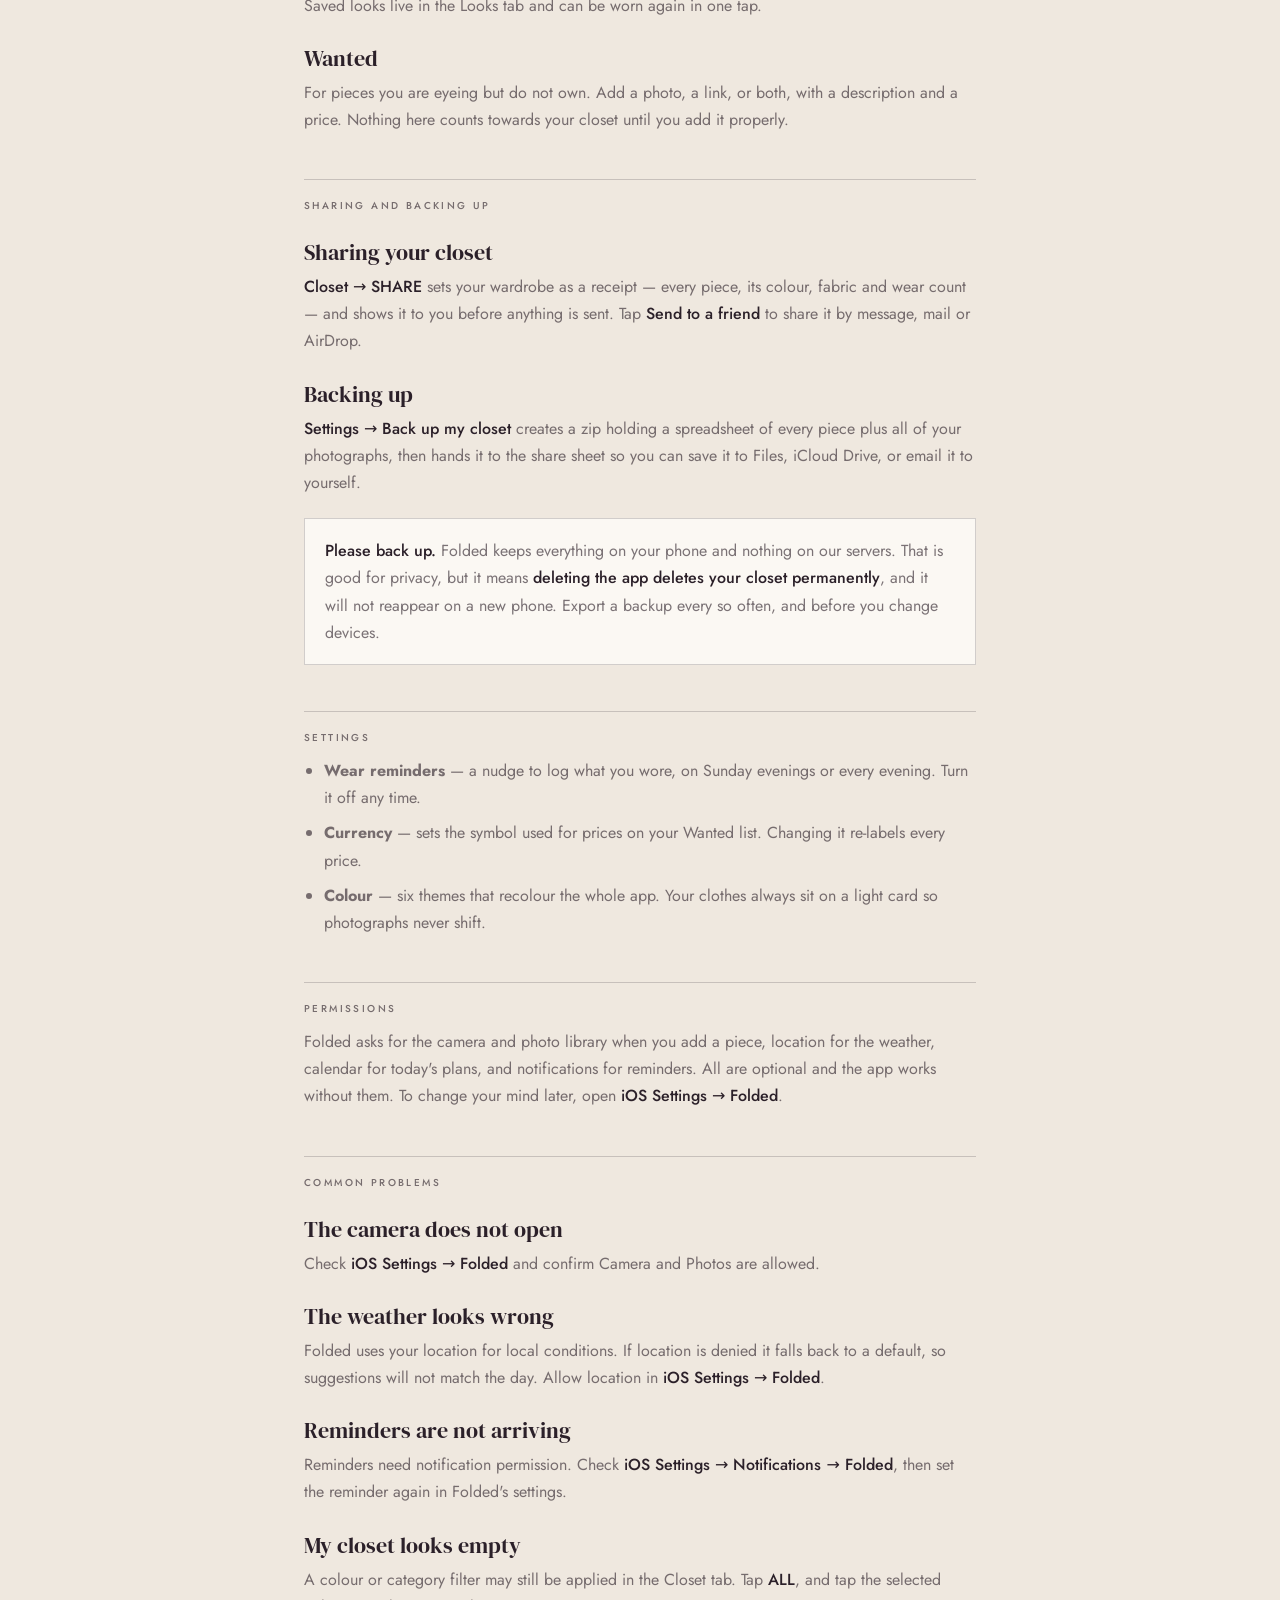
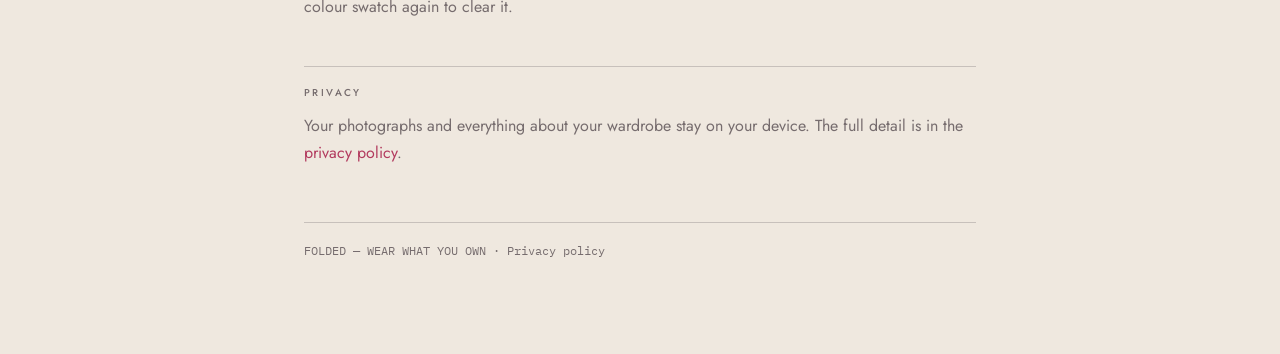
<file: support.html>
<!doctype html>
<html lang="en">
<head>
<meta charset="utf-8" />
<meta name="viewport" content="width=device-width, initial-scale=1" />
<title>Folded — Support</title>
<link rel="preconnect" href="https://fonts.gstatic.com" crossorigin />
<link href="https://fonts.googleapis.com/css2?family=DM+Serif+Display&family=Jost:wght@400;500&family=IBM+Plex+Mono:wght@400&display=swap" rel="stylesheet" />
<style>
  :root { --bg:#EFE8DF; --surf:#FBF8F3; --ink:#2B2029; --muted:rgba(43,32,41,.62); --line:rgba(43,32,41,.2); --acc:#B23A5E; }
  * { box-sizing: border-box; }
  body { margin:0; background:var(--bg); color:var(--ink); font:400 16px/1.7 Jost, system-ui, sans-serif; }
  .wrap { max-width: 720px; margin:0 auto; padding: 56px 24px 96px; }
  .mark { width:70px; height:70px; border:1px solid var(--line); display:flex; align-items:center; justify-content:center; }
  .mark span { font:400 38px/1 "DM Serif Display", Georgia, serif; }
  .brand { font:500 11px Jost, sans-serif; letter-spacing:.44em; padding-left:.44em; color:var(--muted); margin-top:16px; }
  h1 { font:400 40px/1.1 "DM Serif Display", Georgia, serif; margin:34px 0 6px; }
  .date { font:400 12px "IBM Plex Mono", monospace; color:var(--muted); letter-spacing:.06em; }
  .lede { font:400 italic 19px/1.6 "DM Serif Display", Georgia, serif; margin:26px 0 0; }
  h2 { font:500 10px Jost, sans-serif; letter-spacing:.24em; color:var(--muted); margin:46px 0 12px; border-top:1px solid var(--line); padding-top:18px; }
  h3 { font:400 22px "DM Serif Display", Georgia, serif; margin:24px 0 6px; }
  p { margin:0 0 14px; color:var(--muted); }
  p strong { color:var(--ink); font-weight:500; }
  ul { margin:0 0 14px; padding-left:20px; color:var(--muted); }
  li { margin-bottom:8px; }
  .note { background:var(--surf); border:1px solid var(--line); padding:18px 20px; margin:22px 0; }
  .note p:last-child { margin-bottom:0; }
  .contact { background:var(--surf); border:1px solid var(--line); padding:22px; margin:26px 0 0; }
  .contact .big { font:400 26px "DM Serif Display", Georgia, serif; color:var(--ink); }
  a { color:var(--acc); text-decoration:none; }
  footer { margin-top:56px; border-top:1px solid var(--line); padding-top:20px; font:400 12px "IBM Plex Mono", monospace; color:var(--muted); }
  footer a { color:var(--muted); }
</style>
</head>
<body>
<div class="wrap">
  <div class="mark"><span>F</span></div>
  <div class="brand">FOLDED</div>

  <h1>Support</h1>
  <div class="date">FOLDED 1.0 · iOS</div>

  <p class="lede">Folded is a closet that remembers what you own, and tells you what to wear with it.</p>

  <div class="contact">
    <p style="margin-bottom:6px">Something broken, confusing, or missing? Write to us — a real person reads it.</p>
    <div class="big"><a href="mailto:hello.foldedapp@gmail.com">hello.foldedapp@gmail.com</a></div>
    <p style="margin:10px 0 0">Tell us your iPhone model and iOS version and we can help far faster.</p>
  </div>

  <h2>ADDING AND EDITING PIECES</h2>

  <h3>Adding a piece</h3>
  <p>Go to <strong>Closet → ＋ ADD</strong>, or tap <strong>Add your first piece</strong> on the Today screen. Photograph the garment or choose a photo from your library, then give it a name, a colour and a fabric. Lay the piece flat and fill the frame — it photographs best that way.</p>

  <h3>Choosing colour and fabric</h3>
  <p>Pick from the palette, or tap the dashed <strong>＋</strong> swatch to mix your own colour and name it whatever you like. For fabric, choose a preset, use <strong>MIX</strong> for blends such as 65% cotton, 35% linen, or <strong>CUSTOM</strong> to type anything at all.</p>

  <h3>Changing a piece later</h3>
  <p>Open the piece from your closet. Tap the colour swatch or the <strong>FABRIC</strong> panel to change either — both say EDIT. <strong>Last worn</strong> and <strong>Wears</strong> can be typed into directly, and <strong>WORE IT</strong> updates them for you in one tap.</p>

  <h3>Removing a piece</h3>
  <p>Open it and tap <strong>Remove from closet</strong>, or press and hold its row in the Closet list. You will be asked to confirm. Removing a piece cannot be undone.</p>

  <h2>WEARING AND PLANNING</h2>

  <h3>Today's outfit</h3>
  <p>The Today screen proposes an outfit from what you own, taking the weather and today's calendar into account. Tap <strong>↻ AGAIN</strong> for another suggestion, or <strong>WEAR THIS</strong> to log it as worn. If you have not granted location or calendar access, suggestions still work — they simply have less to go on.</p>

  <h3>Asking for something specific</h3>
  <p>Tap <strong>Ask for something else</strong> and type the way you would say it aloud: “something black for a warm night out”. Folded reads it as colour, fabric, weather and occasion, and answers with what your closet actually holds.</p>

  <h3>Looks</h3>
  <p>Build an outfit from a piece (<strong>Use in a look</strong>) or from a search (<strong>Dress me</strong>), name it, and save it. Saved looks live in the Looks tab and can be worn again in one tap.</p>

  <h3>Wanted</h3>
  <p>For pieces you are eyeing but do not own. Add a photo, a link, or both, with a description and a price. Nothing here counts towards your closet until you add it properly.</p>

  <h2>SHARING AND BACKING UP</h2>

  <h3>Sharing your closet</h3>
  <p><strong>Closet → SHARE</strong> sets your wardrobe as a receipt — every piece, its colour, fabric and wear count — and shows it to you before anything is sent. Tap <strong>Send to a friend</strong> to share it by message, mail or AirDrop.</p>

  <h3>Backing up</h3>
  <p><strong>Settings → Back up my closet</strong> creates a zip holding a spreadsheet of every piece plus all of your photographs, then hands it to the share sheet so you can save it to Files, iCloud Drive, or email it to yourself.</p>

  <div class="note">
    <p><strong>Please back up.</strong> Folded keeps everything on your phone and nothing on our servers. That is good for privacy, but it means <strong>deleting the app deletes your closet permanently</strong>, and it will not reappear on a new phone. Export a backup every so often, and before you change devices.</p>
  </div>

  <h2>SETTINGS</h2>
  <ul>
    <li><strong>Wear reminders</strong> — a nudge to log what you wore, on Sunday evenings or every evening. Turn it off any time.</li>
    <li><strong>Currency</strong> — sets the symbol used for prices on your Wanted list. Changing it re-labels every price.</li>
    <li><strong>Colour</strong> — six themes that recolour the whole app. Your clothes always sit on a light card so photographs never shift.</li>
  </ul>

  <h2>PERMISSIONS</h2>
  <p>Folded asks for the camera and photo library when you add a piece, location for the weather, calendar for today's plans, and notifications for reminders. All are optional and the app works without them. To change your mind later, open <strong>iOS Settings → Folded</strong>.</p>

  <h2>COMMON PROBLEMS</h2>

  <h3>The camera does not open</h3>
  <p>Check <strong>iOS Settings → Folded</strong> and confirm Camera and Photos are allowed.</p>

  <h3>The weather looks wrong</h3>
  <p>Folded uses your location for local conditions. If location is denied it falls back to a default, so suggestions will not match the day. Allow location in <strong>iOS Settings → Folded</strong>.</p>

  <h3>Reminders are not arriving</h3>
  <p>Reminders need notification permission. Check <strong>iOS Settings → Notifications → Folded</strong>, then set the reminder again in Folded's settings.</p>

  <h3>My closet looks empty</h3>
  <p>A colour or category filter may still be applied in the Closet tab. Tap <strong>ALL</strong>, and tap the selected colour swatch again to clear it.</p>

  <h2>PRIVACY</h2>
  <p>Your photographs and everything about your wardrobe stay on your device. The full detail is in the <a href="./">privacy policy</a>.</p>

  <footer>FOLDED — WEAR WHAT YOU OWN · <a href="./">Privacy policy</a></footer>
</div>
</body>
</html>
</file>
<file: fonts/fonts.css>
/* Fonts served from this site: no third-party request. */
@font-face {
  font-family: 'DM Serif Display';
  font-style: italic;
  font-weight: 400;
  font-display: swap;
  src: url('/fonts/dm-serif-display-400-italic-latin-ext.woff2') format('woff2');
  unicode-range: U+0100-02BA, U+02BD-02C5, U+02C7-02CC, U+02CE-02D7, U+02DD-02FF, U+0304, U+0308, U+0329, U+1D00-1DBF, U+1E00-1E9F, U+1EF2-1EFF, U+2020, U+20A0-20AB, U+20AD-20C0, U+2113, U+2C60-2C7F, U+A720-A7FF;
}
@font-face {
  font-family: 'DM Serif Display';
  font-style: italic;
  font-weight: 400;
  font-display: swap;
  src: url('/fonts/dm-serif-display-400-italic-latin.woff2') format('woff2');
  unicode-range: U+0000-00FF, U+0131, U+0152-0153, U+02BB-02BC, U+02C6, U+02DA, U+02DC, U+0304, U+0308, U+0329, U+2000-206F, U+20AC, U+2122, U+2191, U+2193, U+2212, U+2215, U+FEFF, U+FFFD;
}
@font-face {
  font-family: 'DM Serif Display';
  font-style: normal;
  font-weight: 400;
  font-display: swap;
  src: url('/fonts/dm-serif-display-400-normal-latin-ext.woff2') format('woff2');
  unicode-range: U+0100-02BA, U+02BD-02C5, U+02C7-02CC, U+02CE-02D7, U+02DD-02FF, U+0304, U+0308, U+0329, U+1D00-1DBF, U+1E00-1E9F, U+1EF2-1EFF, U+2020, U+20A0-20AB, U+20AD-20C0, U+2113, U+2C60-2C7F, U+A720-A7FF;
}
@font-face {
  font-family: 'DM Serif Display';
  font-style: normal;
  font-weight: 400;
  font-display: swap;
  src: url('/fonts/dm-serif-display-400-normal-latin.woff2') format('woff2');
  unicode-range: U+0000-00FF, U+0131, U+0152-0153, U+02BB-02BC, U+02C6, U+02DA, U+02DC, U+0304, U+0308, U+0329, U+2000-206F, U+20AC, U+2122, U+2191, U+2193, U+2212, U+2215, U+FEFF, U+FFFD;
}
@font-face {
  font-family: 'IBM Plex Mono';
  font-style: normal;
  font-weight: 400;
  font-display: swap;
  src: url('/fonts/ibm-plex-mono-400-normal-latin-ext.woff2') format('woff2');
  unicode-range: U+0100-02BA, U+02BD-02C5, U+02C7-02CC, U+02CE-02D7, U+02DD-02FF, U+0304, U+0308, U+0329, U+1D00-1DBF, U+1E00-1E9F, U+1EF2-1EFF, U+2020, U+20A0-20AB, U+20AD-20C0, U+2113, U+2C60-2C7F, U+A720-A7FF;
}
@font-face {
  font-family: 'IBM Plex Mono';
  font-style: normal;
  font-weight: 400;
  font-display: swap;
  src: url('/fonts/ibm-plex-mono-400-normal-latin.woff2') format('woff2');
  unicode-range: U+0000-00FF, U+0131, U+0152-0153, U+02BB-02BC, U+02C6, U+02DA, U+02DC, U+0304, U+0308, U+0329, U+2000-206F, U+20AC, U+2122, U+2191, U+2193, U+2212, U+2215, U+FEFF, U+FFFD;
}
@font-face {
  font-family: 'IBM Plex Mono';
  font-style: normal;
  font-weight: 500;
  font-display: swap;
  src: url('/fonts/ibm-plex-mono-500-normal-latin-ext.woff2') format('woff2');
  unicode-range: U+0100-02BA, U+02BD-02C5, U+02C7-02CC, U+02CE-02D7, U+02DD-02FF, U+0304, U+0308, U+0329, U+1D00-1DBF, U+1E00-1E9F, U+1EF2-1EFF, U+2020, U+20A0-20AB, U+20AD-20C0, U+2113, U+2C60-2C7F, U+A720-A7FF;
}
@font-face {
  font-family: 'IBM Plex Mono';
  font-style: normal;
  font-weight: 500;
  font-display: swap;
  src: url('/fonts/ibm-plex-mono-500-normal-latin.woff2') format('woff2');
  unicode-range: U+0000-00FF, U+0131, U+0152-0153, U+02BB-02BC, U+02C6, U+02DA, U+02DC, U+0304, U+0308, U+0329, U+2000-206F, U+20AC, U+2122, U+2191, U+2193, U+2212, U+2215, U+FEFF, U+FFFD;
}
@font-face {
  font-family: 'Jost';
  font-style: normal;
  font-weight: 400;
  font-display: swap;
  src: url('/fonts/jost-400-normal-latin-ext.woff2') format('woff2');
  unicode-range: U+0100-02BA, U+02BD-02C5, U+02C7-02CC, U+02CE-02D7, U+02DD-02FF, U+0304, U+0308, U+0329, U+1D00-1DBF, U+1E00-1E9F, U+1EF2-1EFF, U+2020, U+20A0-20AB, U+20AD-20C0, U+2113, U+2C60-2C7F, U+A720-A7FF;
}
@font-face {
  font-family: 'Jost';
  font-style: normal;
  font-weight: 400;
  font-display: swap;
  src: url('/fonts/jost-400-normal-latin.woff2') format('woff2');
  unicode-range: U+0000-00FF, U+0131, U+0152-0153, U+02BB-02BC, U+02C6, U+02DA, U+02DC, U+0304, U+0308, U+0329, U+2000-206F, U+20AC, U+2122, U+2191, U+2193, U+2212, U+2215, U+FEFF, U+FFFD;
}
@font-face {
  font-family: 'Jost';
  font-style: normal;
  font-weight: 500;
  font-display: swap;
  src: url('/fonts/jost-500-normal-latin-ext.woff2') format('woff2');
  unicode-range: U+0100-02BA, U+02BD-02C5, U+02C7-02CC, U+02CE-02D7, U+02DD-02FF, U+0304, U+0308, U+0329, U+1D00-1DBF, U+1E00-1E9F, U+1EF2-1EFF, U+2020, U+20A0-20AB, U+20AD-20C0, U+2113, U+2C60-2C7F, U+A720-A7FF;
}
@font-face {
  font-family: 'Jost';
  font-style: normal;
  font-weight: 500;
  font-display: swap;
  src: url('/fonts/jost-500-normal-latin.woff2') format('woff2');
  unicode-range: U+0000-00FF, U+0131, U+0152-0153, U+02BB-02BC, U+02C6, U+02DA, U+02DC, U+0304, U+0308, U+0329, U+2000-206F, U+20AC, U+2122, U+2191, U+2193, U+2212, U+2215, U+FEFF, U+FFFD;
}
@font-face {
  font-family: 'Jost';
  font-style: normal;
  font-weight: 600;
  font-display: swap;
  src: url('/fonts/jost-600-normal-latin-ext.woff2') format('woff2');
  unicode-range: U+0100-02BA, U+02BD-02C5, U+02C7-02CC, U+02CE-02D7, U+02DD-02FF, U+0304, U+0308, U+0329, U+1D00-1DBF, U+1E00-1E9F, U+1EF2-1EFF, U+2020, U+20A0-20AB, U+20AD-20C0, U+2113, U+2C60-2C7F, U+A720-A7FF;
}
@font-face {
  font-family: 'Jost';
  font-style: normal;
  font-weight: 600;
  font-display: swap;
  src: url('/fonts/jost-600-normal-latin.woff2') format('woff2');
  unicode-range: U+0000-00FF, U+0131, U+0152-0153, U+02BB-02BC, U+02C6, U+02DA, U+02DC, U+0304, U+0308, U+0329, U+2000-206F, U+20AC, U+2122, U+2191, U+2193, U+2212, U+2215, U+FEFF, U+FFFD;
}
</file>
